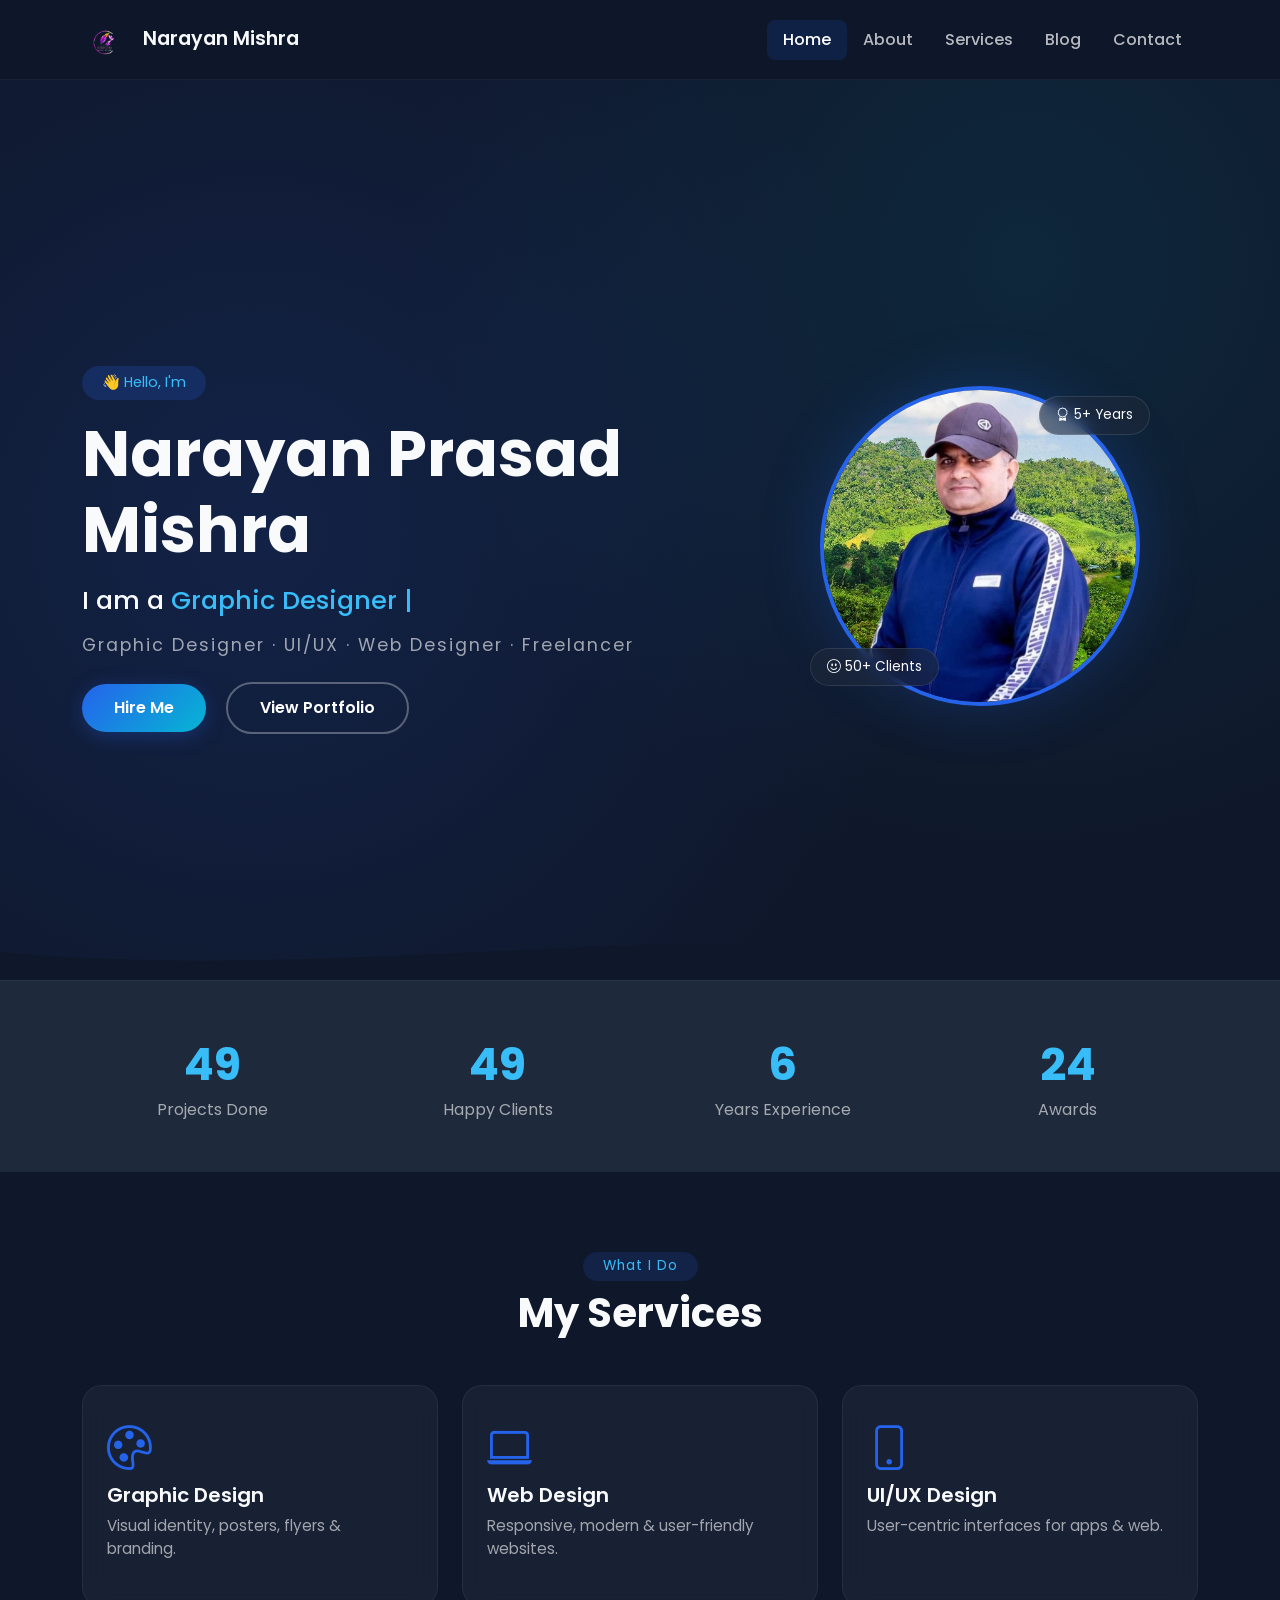
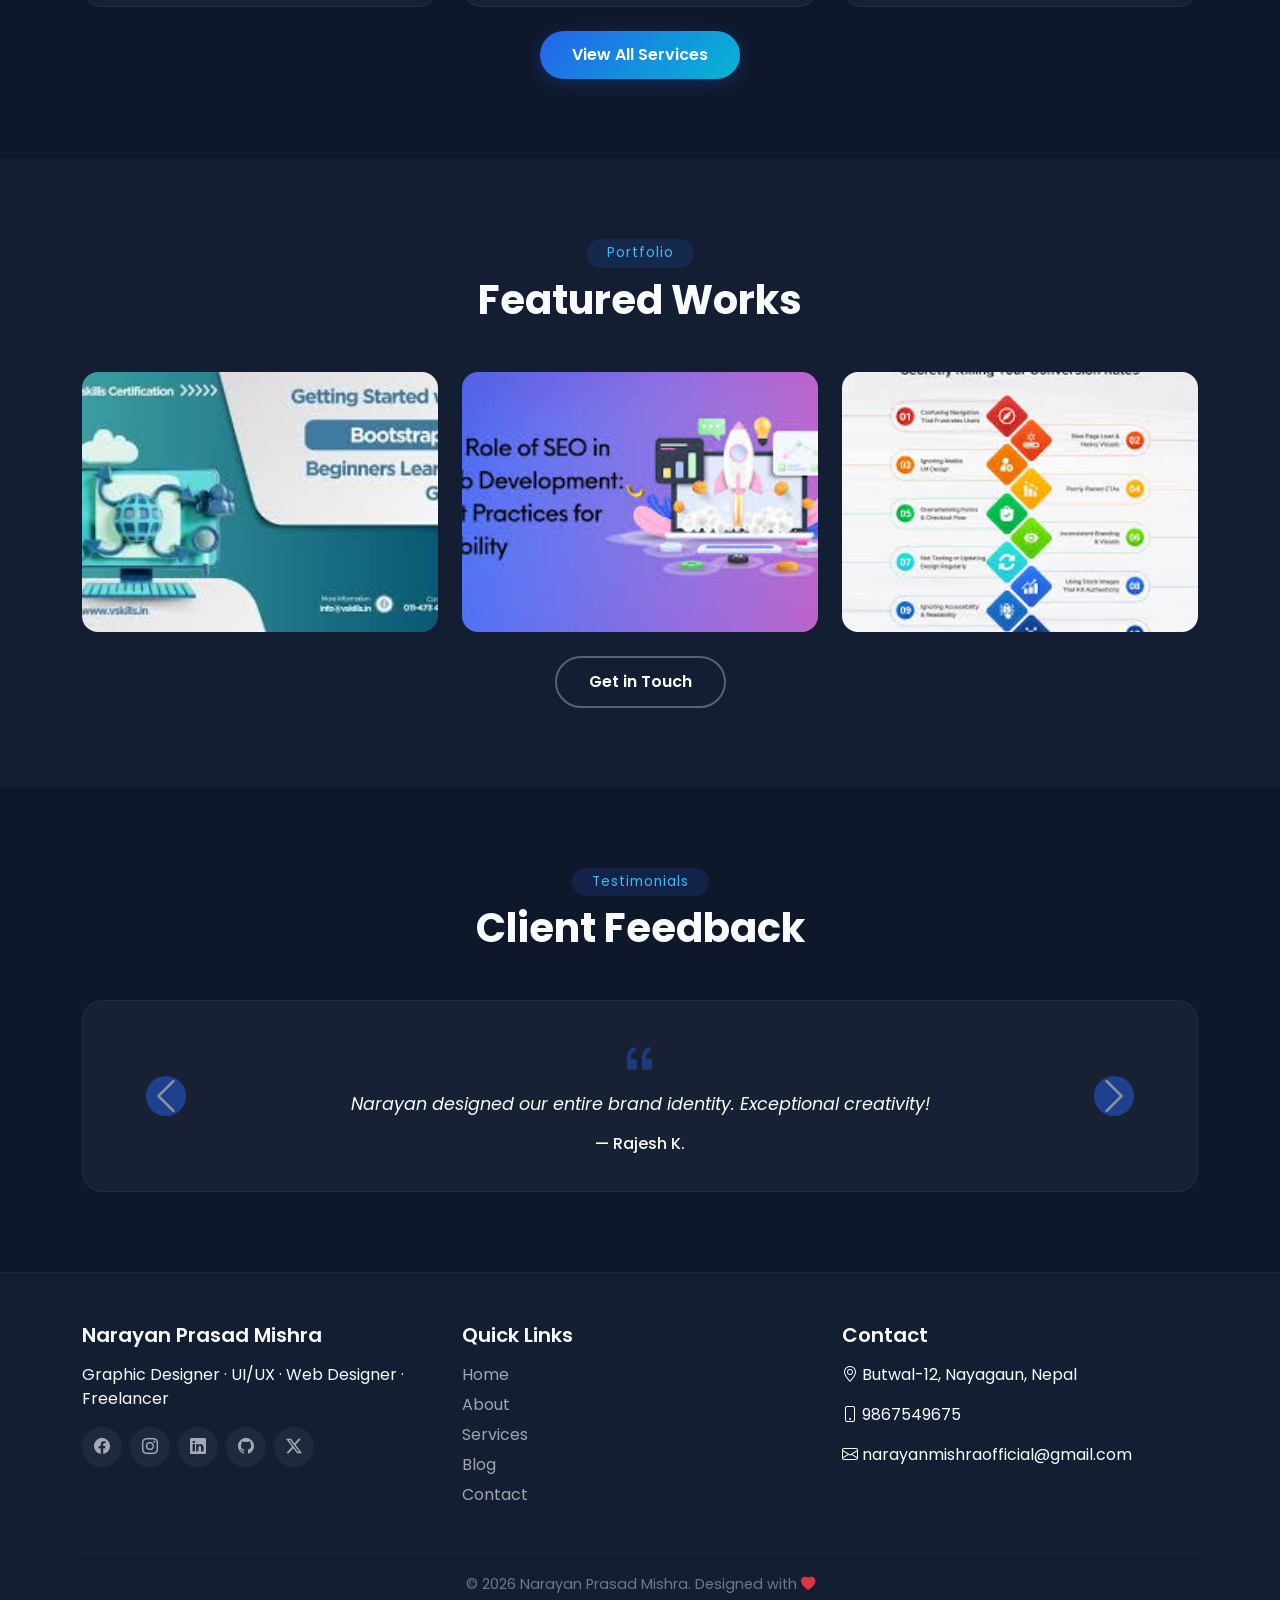
<file: index.html>
<!DOCTYPE html>
<html lang="en">
<head>
    <meta charset="UTF-8" />
    <meta name="viewport" content="width=device-width, initial-scale=1.0" />
    <title>Narayan Prasad Mishra · Graphic & UI/UX Designer</title>
    <meta name="description" content="Portfolio of Narayan Prasad Mishra – Graphic Designer, UI/UX Designer, Web Designer & Freelancer. Based in Butwal, Nepal." />
    <meta name="keywords" content="Graphic Designer, UI/UX, Web Designer, Freelancer, Nepal, Portfolio, Narayan Mishra" />
    <meta property="og:title" content="Narayan Prasad Mishra · Design Portfolio" />
    <meta property="og:description" content="Modern design portfolio showcasing graphic design, web design, UI/UX and branding." />
    <meta name="theme-color" content="#0F172A" />
    <link rel="preconnect" href="https://fonts.googleapis.com" />
    <link rel="preconnect" href="https://fonts.gstatic.com" crossorigin />
    <link href="https://fonts.googleapis.com/css2?family=Poppins:wght@300;400;500;600;700;800&display=swap" rel="stylesheet" />
    <link rel="stylesheet" href="https://cdn.jsdelivr.net/npm/bootstrap-icons@1.11.3/font/bootstrap-icons.min.css" />
    <link rel="stylesheet" href="https://cdnjs.cloudflare.com/ajax/libs/font-awesome/6.5.0/css/all.min.css" />
    <link href="https://cdn.jsdelivr.net/npm/bootstrap@5.3.3/dist/css/bootstrap.min.css" rel="stylesheet" />
    <link rel="stylesheet" href="assets/css/style.css" />
    <link rel="stylesheet" href="assets/css/responsive.css" />
    <link rel="icon" href="data:image/svg+xml,<svg xmlns='http://www.w3.org/2000/svg' viewBox='0 0 100 100'><text y='.9em' font-size='90'>🎨</text></svg>" />
</head>
<body>
    <div id="preloader" class="preloader"><div class="loader"></div></div>
    <button id="backToTop" class="back-to-top"><i class="bi bi-chevron-up"></i></button>

    <!-- ===== NAVBAR WITH IMAGE LOGO ===== -->
    <nav class="navbar navbar-expand-lg sticky-nav" id="mainNav">
        <div class="container">
            <a class="navbar-brand" href="index.html">
                <img src="assets/images/logo.png" alt="Narayan Prasad Mishra Logo" height="45" style="display: inline-block; vertical-align: middle;" />
                <span class="brand-text ms-2">Narayan Mishra</span>
            </a>
            <button class="navbar-toggler" type="button" data-bs-toggle="collapse" data-bs-target="#navMenu">
                <span class="navbar-toggler-icon"></span>
            </button>
            <div class="collapse navbar-collapse" id="navMenu">
                <ul class="navbar-nav ms-auto">
                    <li class="nav-item"><a class="nav-link active" href="index.html">Home</a></li>
                    <li class="nav-item"><a class="nav-link" href="about.html">About</a></li>
                    <li class="nav-item"><a class="nav-link" href="services.html">Services</a></li>
                    <li class="nav-item"><a class="nav-link" href="blog.html">Blog</a></li>
                    <li class="nav-item"><a class="nav-link" href="contact.html">Contact</a></li>
                </ul>
            </div>
        </div>
    </nav>

    <!-- Hero Section -->
    <section class="hero-section d-flex align-items-center">
        <div class="hero-gradient-bg"></div>
        <div class="container position-relative">
            <div class="row align-items-center g-5">
                <div class="col-lg-7 hero-text">
                    <span class="badge-hello">👋 Hello, I'm</span>
                    <h1 class="display-3 fw-bold">Narayan Prasad Mishra</h1>
                    <div class="typing-wrapper">
                        <span class="typing-prefix">I am a </span>
                        <span id="typed-text" class="typing-text"></span>
                        <span class="cursor-blink">|</span>
                    </div>
                    <p class="hero-subtext">Graphic Designer · UI/UX · Web Designer · Freelancer</p>
                    <div class="hero-buttons mt-4">
                        <a href="contact.html" class="btn btn-gradient me-3">Hire Me</a>
                        <a href="#portfolio" class="btn btn-outline-light">View Portfolio</a>
                    </div>
                </div>
                <div class="col-lg-5 text-center hero-image-col">
                    <div class="hero-image-wrapper">
                        <img src="assets/images/profile.jpg" alt="Narayan Prasad Mishra" class="hero-profile-img" />
                        <div class="floating-badge badge-1"><i class="bi bi-award"></i> 5+ Years</div>
                        <div class="floating-badge badge-2"><i class="bi bi-emoji-smile"></i> 50+ Clients</div>
                    </div>
                </div>
            </div>
        </div>
        <div class="wave-separator"><svg viewBox="0 0 1440 60" preserveAspectRatio="none"><path d="M0,30 C360,60 720,0 1080,30 C1200,45 1320,20 1440,30 L1440,60 L0,60Z" fill="#0F172A"/></svg></div>
    </section>

    <!-- Stats -->
    <section class="stats-section">
        <div class="container">
            <div class="row g-4 text-center">
                <div class="col-6 col-lg-3"><div class="stat-card"><span class="counter" data-target="120">0</span><p>Projects Done</p></div></div>
                <div class="col-6 col-lg-3"><div class="stat-card"><span class="counter" data-target="85">0</span><p>Happy Clients</p></div></div>
                <div class="col-6 col-lg-3"><div class="stat-card"><span class="counter" data-target="6">0</span><p>Years Experience</p></div></div>
                <div class="col-6 col-lg-3"><div class="stat-card"><span class="counter" data-target="24">0</span><p>Awards</p></div></div>
            </div>
        </div>
    </section>

    <!-- Services -->
    <section class="section-padding" id="portfolio">
        <div class="container">
            <div class="text-center mb-5"><span class="section-tag">What I Do</span><h2 class="section-title">My Services</h2></div>
            <div class="row g-4">
                <div class="col-md-6 col-lg-4"><div class="glass-card service-card"><i class="bi bi-palette"></i><h5>Graphic Design</h5><p>Visual identity, posters, flyers & branding.</p></div></div>
                <div class="col-md-6 col-lg-4"><div class="glass-card service-card"><i class="bi bi-laptop"></i><h5>Web Design</h5><p>Responsive, modern & user-friendly websites.</p></div></div>
                <div class="col-md-6 col-lg-4"><div class="glass-card service-card"><i class="bi bi-phone"></i><h5>UI/UX Design</h5><p>User-centric interfaces for apps & web.</p></div></div>
            </div>
            <div class="text-center mt-4"><a href="services.html" class="btn btn-gradient">View All Services</a></div>
        </div>
    </section>

    <!-- Portfolio -->
    <section class="section-padding bg-dark-alt">
        <div class="container">
            <div class="text-center mb-5"><span class="section-tag">Portfolio</span><h2 class="section-title">Featured Works</h2></div>
            <div class="row g-4">
                <div class="col-md-4"><div class="gallery-card"><img src="assets/images/gallery1.jpg" alt="Project 1" class="img-fluid"/><div class="overlay"><h5>Brand Identity</h5><span>Graphic Design</span></div></div></div>
                <div class="col-md-4"><div class="gallery-card"><img src="assets/images/gallery2.jpg" alt="Project 2" class="img-fluid"/><div class="overlay"><h5>Web UI</h5><span>UI/UX</span></div></div></div>
                <div class="col-md-4"><div class="gallery-card"><img src="assets/images/gallery3.jpg" alt="Project 3" class="img-fluid"/><div class="overlay"><h5>Social Media</h5><span>Design</span></div></div></div>
            </div>
            <div class="text-center mt-4"><a href="contact.html" class="btn btn-outline-light">Get in Touch</a></div>
        </div>
    </section>

    <!-- Testimonials -->
    <section class="section-padding">
        <div class="container">
            <div class="text-center mb-5"><span class="section-tag">Testimonials</span><h2 class="section-title">Client Feedback</h2></div>
            <div id="testimonialCarousel" class="carousel slide" data-bs-ride="carousel">
                <div class="carousel-inner">
                    <div class="carousel-item active"><div class="testimonial-card"><i class="bi bi-quote"></i><p>Narayan designed our entire brand identity. Exceptional creativity!</p><h6>— Rajesh K.</h6></div></div>
                    <div class="carousel-item"><div class="testimonial-card"><i class="bi bi-quote"></i><p>His UI/UX work increased our conversion rate by 30%.</p><h6>— Sita G.</h6></div></div>
                    <div class="carousel-item"><div class="testimonial-card"><i class="bi bi-quote"></i><p>Professional, timely, and outstanding design quality.</p><h6>— Anil S.</h6></div></div>
                </div>
                <button class="carousel-control-prev" type="button" data-bs-target="#testimonialCarousel" data-bs-slide="prev"><span class="carousel-control-prev-icon"></span></button>
                <button class="carousel-control-next" type="button" data-bs-target="#testimonialCarousel" data-bs-slide="next"><span class="carousel-control-next-icon"></span></button>
            </div>
        </div>
    </section>

    <!-- Footer -->
    <footer class="footer">
        <div class="container">
            <div class="row g-4">
                <div class="col-lg-4"><h5>Narayan Prasad Mishra</h5><p>Graphic Designer · UI/UX · Web Designer · Freelancer</p><div class="social-icons"><a href="#"><i class="bi bi-facebook"></i></a><a href="#"><i class="bi bi-instagram"></i></a><a href="#"><i class="bi bi-linkedin"></i></a><a href="#"><i class="bi bi-github"></i></a><a href="#"><i class="bi bi-twitter-x"></i></a></div></div>
                <div class="col-lg-4"><h5>Quick Links</h5><ul><li><a href="index.html">Home</a></li><li><a href="about.html">About</a></li><li><a href="services.html">Services</a></li><li><a href="blog.html">Blog</a></li><li><a href="contact.html">Contact</a></li></ul></div>
                <div class="col-lg-4"><h5>Contact</h5><p><i class="bi bi-geo-alt"></i> Butwal-12, Nayagaun, Nepal</p><p><i class="bi bi-phone"></i> 9867549675</p><p><i class="bi bi-envelope"></i> narayanmishraofficial@gmail.com</p></div>
            </div>
            <div class="footer-bottom"><p>© 2026 Narayan Prasad Mishra. Designed with <i class="bi bi-heart-fill text-danger"></i></p></div>
        </div>
    </footer>

    <script src="https://cdn.jsdelivr.net/npm/bootstrap@5.3.3/dist/js/bootstrap.bundle.min.js"></script>
    <script src="assets/js/script.js"></script>
</body>
</html>
</file>
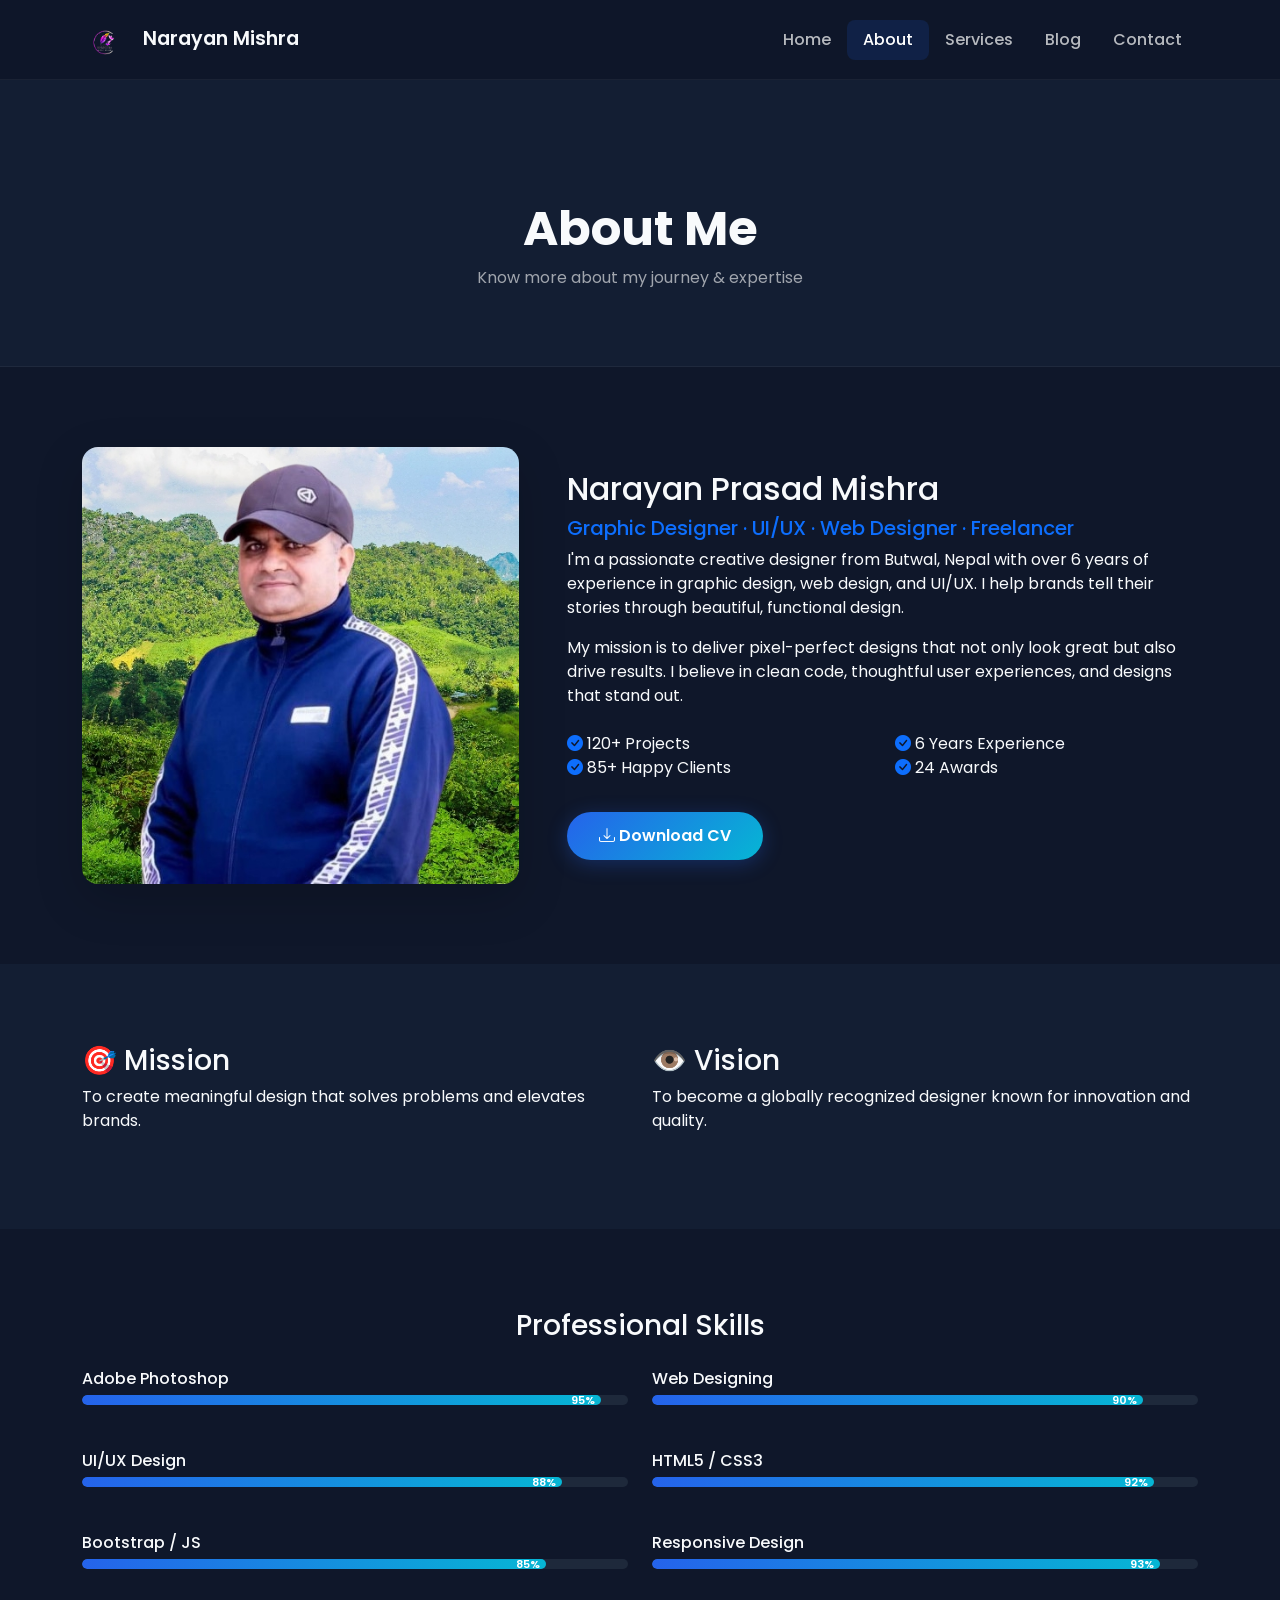
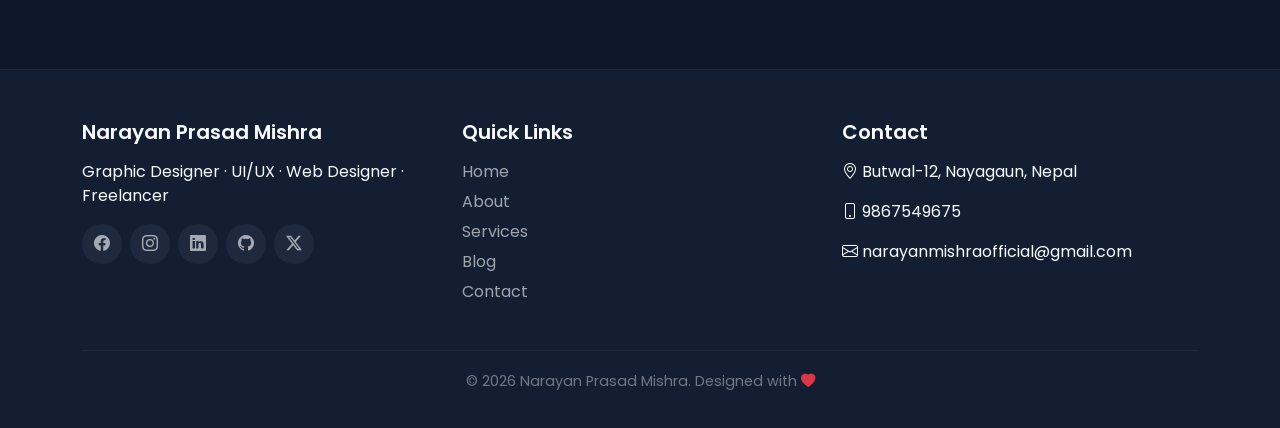
<file: about.html>
<!DOCTYPE html>
<html lang="en">
<head>
    <meta charset="UTF-8" />
    <meta name="viewport" content="width=device-width, initial-scale=1.0" />
    <title>About · Narayan Prasad Mishra</title>
    <meta name="description" content="Learn about Narayan Prasad Mishra – Graphic Designer, UI/UX Designer, Web Designer & Freelancer from Nepal." />
    <link rel="preconnect" href="https://fonts.googleapis.com" />
    <link rel="preconnect" href="https://fonts.gstatic.com" crossorigin />
    <link href="https://fonts.googleapis.com/css2?family=Poppins:wght@300;400;500;600;700;800&display=swap" rel="stylesheet" />
    <link rel="stylesheet" href="https://cdn.jsdelivr.net/npm/bootstrap-icons@1.11.3/font/bootstrap-icons.min.css" />
    <link rel="stylesheet" href="https://cdnjs.cloudflare.com/ajax/libs/font-awesome/6.5.0/css/all.min.css" />
    <link href="https://cdn.jsdelivr.net/npm/bootstrap@5.3.3/dist/css/bootstrap.min.css" rel="stylesheet" />
    <link rel="stylesheet" href="assets/css/style.css" />
    <link rel="stylesheet" href="assets/css/responsive.css" />
</head>
<body>
    <div id="preloader" class="preloader"><div class="loader"></div></div>
    <button id="backToTop" class="back-to-top"><i class="bi bi-chevron-up"></i></button>

    <nav class="navbar navbar-expand-lg sticky-nav" id="mainNav">
    <div class="container">
        <a class="navbar-brand" href="index.html">
            <img src="assets/images/logo.png" alt="Narayan Prasad Mishra Logo" height="45" style="display: inline-block; vertical-align: middle;" />
            <span class="brand-text ms-2">Narayan Mishra</span>
        </a>
        <button class="navbar-toggler" type="button" data-bs-toggle="collapse" data-bs-target="#navMenu">
            <span class="navbar-toggler-icon"></span>
        </button>
        <div class="collapse navbar-collapse" id="navMenu">
            <ul class="navbar-nav ms-auto">
                <li class="nav-item"><a class="nav-link" href="index.html">Home</a></li>
                <li class="nav-item"><a class="nav-link" href="about.html">About</a></li>
                <li class="nav-item"><a class="nav-link" href="services.html">Services</a></li>
                <li class="nav-item"><a class="nav-link" href="blog.html">Blog</a></li>
                <li class="nav-item"><a class="nav-link" href="contact.html">Contact</a></li>
            </ul>
        </div>
    </div>
</nav>

    <section class="page-header"><div class="container"><h1>About Me</h1><p>Know more about my journey & expertise</p></div></section>

    <section class="section-padding">
        <div class="container">
            <div class="row g-5 align-items-center">
                <div class="col-lg-5"><img src="assets/images/profile.jpg" alt="Narayan Prasad Mishra" class="img-fluid rounded-4 shadow-lg" /></div>
                <div class="col-lg-7">
                    <h2>Narayan Prasad Mishra</h2>
                    <h5 class="text-primary">Graphic Designer · UI/UX · Web Designer · Freelancer</h5>
                    <p>I'm a passionate creative designer from Butwal, Nepal with over 6 years of experience in graphic design, web design, and UI/UX. I help brands tell their stories through beautiful, functional design.</p>
                    <p>My mission is to deliver pixel-perfect designs that not only look great but also drive results. I believe in clean code, thoughtful user experiences, and designs that stand out.</p>
                    <div class="row mt-4"><div class="col-sm-6"><ul class="list-unstyled"><li><i class="bi bi-check-circle-fill text-primary"></i> 120+ Projects</li><li><i class="bi bi-check-circle-fill text-primary"></i> 85+ Happy Clients</li></ul></div><div class="col-sm-6"><ul class="list-unstyled"><li><i class="bi bi-check-circle-fill text-primary"></i> 6 Years Experience</li><li><i class="bi bi-check-circle-fill text-primary"></i> 24 Awards</li></ul></div></div>
                    <a href="#" class="btn btn-gradient mt-3"><i class="bi bi-download"></i> Download CV</a>
                </div>
            </div>
        </div>
    </section>

    <section class="section-padding bg-dark-alt">
        <div class="container">
            <div class="row g-4">
                <div class="col-md-6"><h3>🎯 Mission</h3><p>To create meaningful design that solves problems and elevates brands.</p></div>
                <div class="col-md-6"><h3>👁️ Vision</h3><p>To become a globally recognized designer known for innovation and quality.</p></div>
            </div>
        </div>
    </section>

    <section class="section-padding">
        <div class="container">
            <h3 class="text-center mb-4">Professional Skills</h3>
            <div class="row g-4">
                <div class="col-md-6"><div class="skill-item"><span>Adobe Photoshop</span><div class="progress"><div class="progress-bar" style="width:95%">95%</div></div></div></div>
                <div class="col-md-6"><div class="skill-item"><span>Web Designing</span><div class="progress"><div class="progress-bar" style="width:90%">90%</div></div></div></div>
                <div class="col-md-6"><div class="skill-item"><span>UI/UX Design</span><div class="progress"><div class="progress-bar" style="width:88%">88%</div></div></div></div>
                <div class="col-md-6"><div class="skill-item"><span>HTML5 / CSS3</span><div class="progress"><div class="progress-bar" style="width:92%">92%</div></div></div></div>
                <div class="col-md-6"><div class="skill-item"><span>Bootstrap / JS</span><div class="progress"><div class="progress-bar" style="width:85%">85%</div></div></div></div>
                <div class="col-md-6"><div class="skill-item"><span>Responsive Design</span><div class="progress"><div class="progress-bar" style="width:93%">93%</div></div></div></div>
            </div>
        </div>
    </section>

    <footer class="footer">
        <div class="container">
            <div class="row g-4">
                <div class="col-lg-4"><h5>Narayan Prasad Mishra</h5><p>Graphic Designer · UI/UX · Web Designer · Freelancer</p><div class="social-icons"><a href="#"><i class="bi bi-facebook"></i></a><a href="#"><i class="bi bi-instagram"></i></a><a href="#"><i class="bi bi-linkedin"></i></a><a href="#"><i class="bi bi-github"></i></a><a href="#"><i class="bi bi-twitter-x"></i></a></div></div>
                <div class="col-lg-4"><h5>Quick Links</h5><ul><li><a href="index.html">Home</a></li><li><a href="about.html">About</a></li><li><a href="services.html">Services</a></li><li><a href="blog.html">Blog</a></li><li><a href="contact.html">Contact</a></li></ul></div>
                <div class="col-lg-4"><h5>Contact</h5><p><i class="bi bi-geo-alt"></i> Butwal-12, Nayagaun, Nepal</p><p><i class="bi bi-phone"></i> 9867549675</p><p><i class="bi bi-envelope"></i> narayanmishraofficial@gmail.com</p></div>
            </div>
            <div class="footer-bottom"><p>© 2026 Narayan Prasad Mishra. Designed with <i class="bi bi-heart-fill text-danger"></i></p></div>
        </div>
    </footer>

    <script src="https://cdn.jsdelivr.net/npm/bootstrap@5.3.3/dist/js/bootstrap.bundle.min.js"></script>
    <script src="assets/js/script.js"></script>
</body>
</html>
</file>
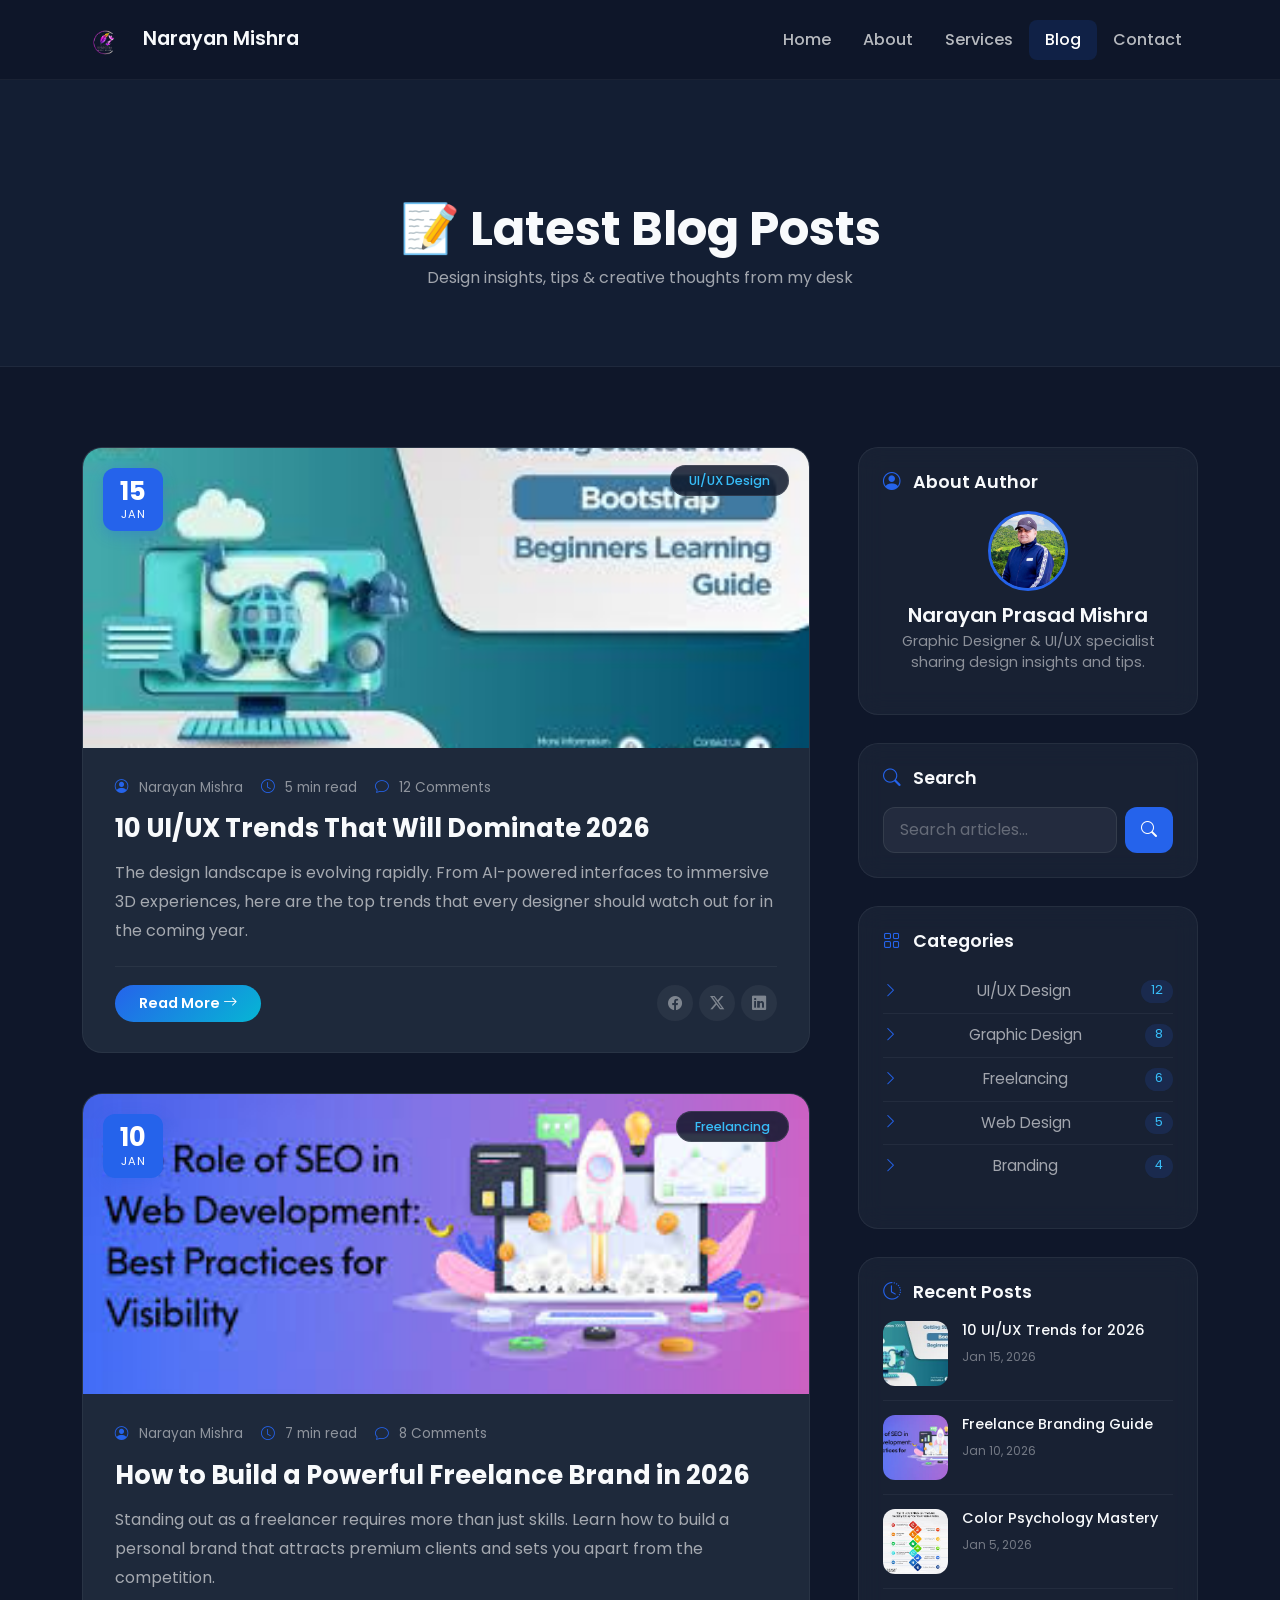
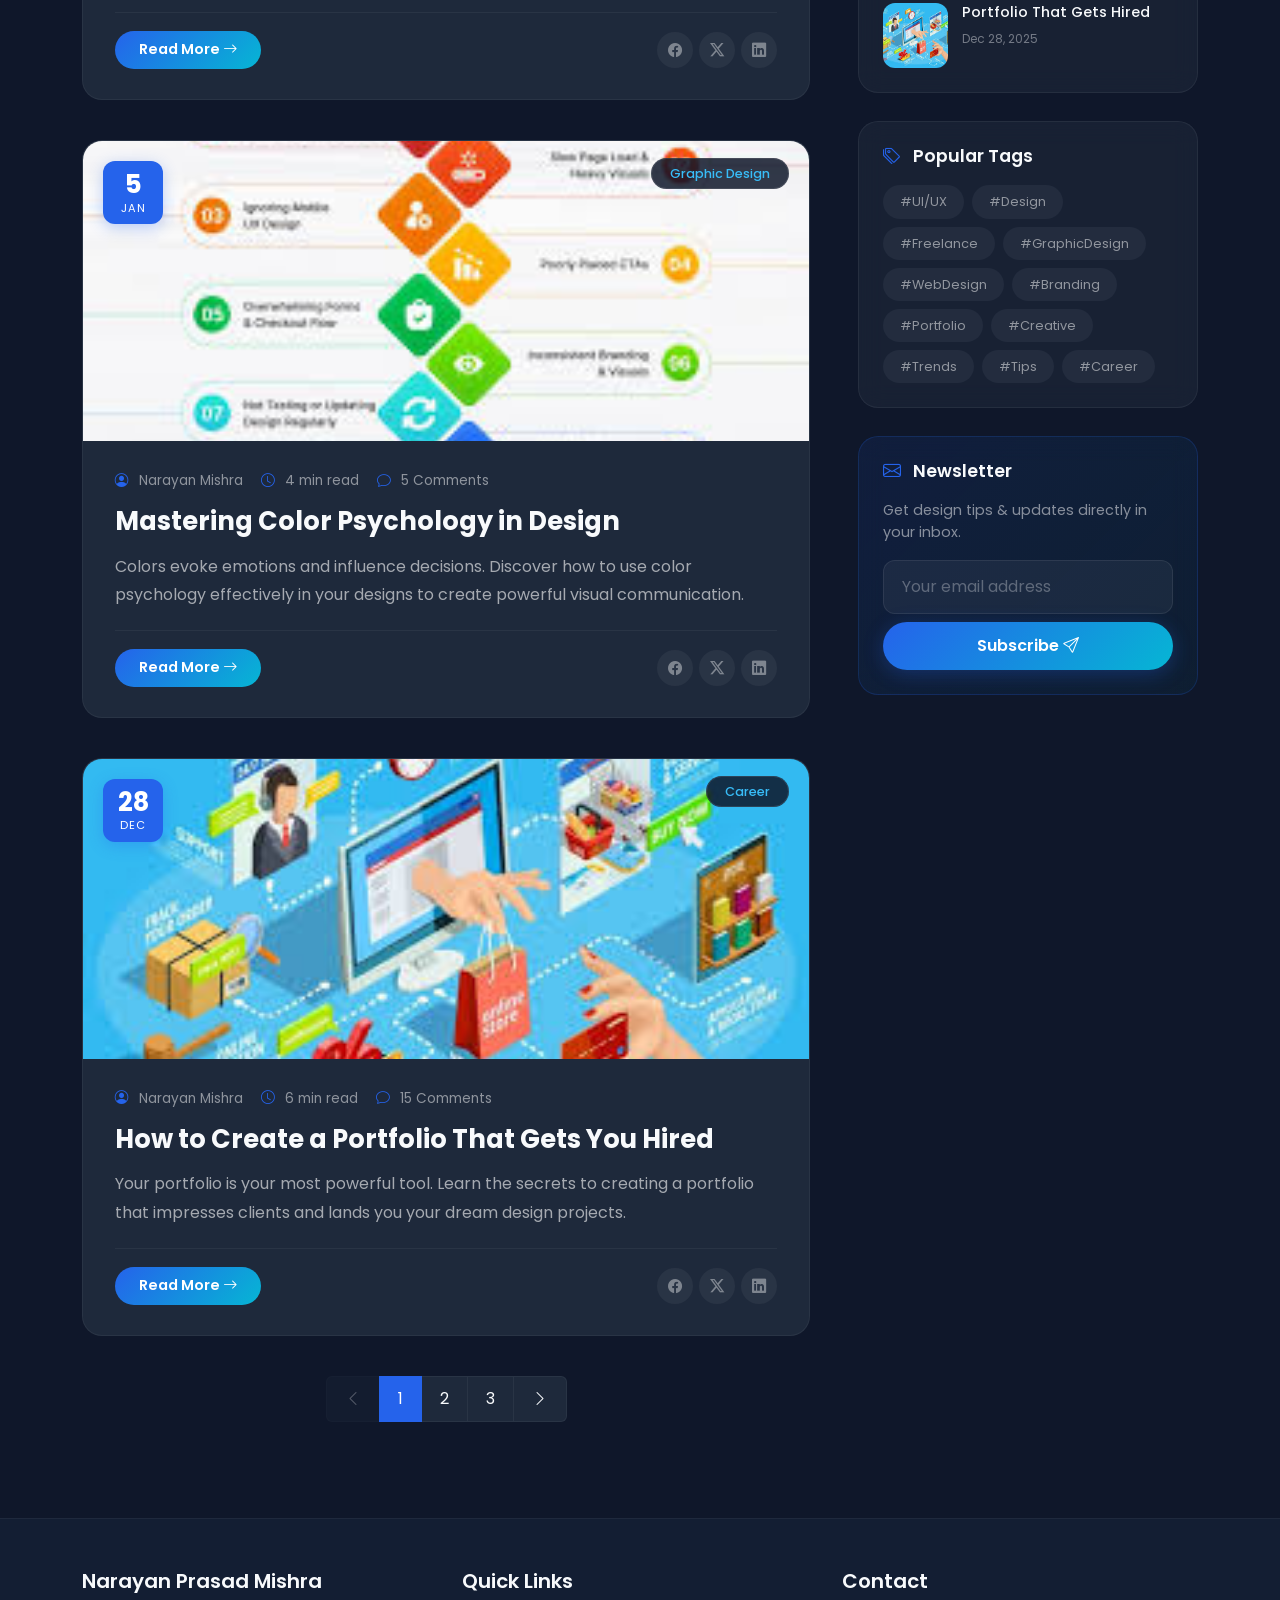
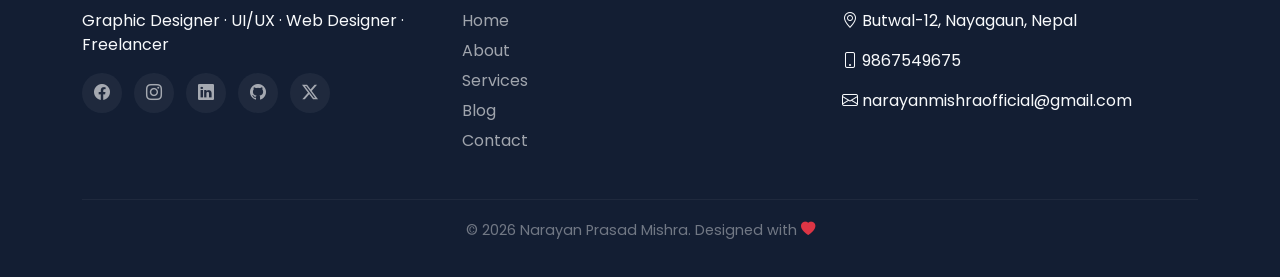
<file: blog.html>
<!DOCTYPE html>
<html lang="en">
<head>
    <meta charset="UTF-8" />
    <meta name="viewport" content="width=device-width, initial-scale=1.0" />
    <title>Blog · Narayan Prasad Mishra</title>
    <meta name="description" content="Design tips, trends, and insights from Narayan Prasad Mishra – Graphic Designer & UI/UX specialist." />
    <link rel="preconnect" href="https://fonts.googleapis.com" />
    <link rel="preconnect" href="https://fonts.gstatic.com" crossorigin />
    <link href="https://fonts.googleapis.com/css2?family=Poppins:wght@300;400;500;600;700;800&display=swap" rel="stylesheet" />
    <link rel="stylesheet" href="https://cdn.jsdelivr.net/npm/bootstrap-icons@1.11.3/font/bootstrap-icons.min.css" />
    <link rel="stylesheet" href="https://cdnjs.cloudflare.com/ajax/libs/font-awesome/6.5.0/css/all.min.css" />
    <link href="https://cdn.jsdelivr.net/npm/bootstrap@5.3.3/dist/css/bootstrap.min.css" rel="stylesheet" />
    <link rel="stylesheet" href="assets/css/style.css" />
    <link rel="stylesheet" href="assets/css/responsive.css" />
</head>
<body>
    <div id="preloader" class="preloader"><div class="loader"></div></div>
    <button id="backToTop" class="back-to-top"><i class="bi bi-chevron-up"></i></button>

    <!-- Navbar -->
   <nav class="navbar navbar-expand-lg sticky-nav" id="mainNav">
    <div class="container">
        <a class="navbar-brand" href="index.html">
            <img src="assets/images/logo.png" alt="Narayan Prasad Mishra Logo" height="45" style="display: inline-block; vertical-align: middle;" />
            <span class="brand-text ms-2">Narayan Mishra</span>
        </a>
        <button class="navbar-toggler" type="button" data-bs-toggle="collapse" data-bs-target="#navMenu">
            <span class="navbar-toggler-icon"></span>
        </button>
        <div class="collapse navbar-collapse" id="navMenu">
            <ul class="navbar-nav ms-auto">
                <li class="nav-item"><a class="nav-link" href="index.html">Home</a></li>
                <li class="nav-item"><a class="nav-link" href="about.html">About</a></li>
                <li class="nav-item"><a class="nav-link" href="services.html">Services</a></li>
                <li class="nav-item"><a class="nav-link" href="blog.html">Blog</a></li>
                <li class="nav-item"><a class="nav-link" href="contact.html">Contact</a></li>
            </ul>
        </div>
    </div>
</nav>

    <!-- Page Header -->
    <section class="page-header">
        <div class="container">
            <h1>📝 Latest Blog Posts</h1>
            <p>Design insights, tips & creative thoughts from my desk</p>
        </div>
    </section>

    <!-- Blog Section -->
    <section class="section-padding">
        <div class="container">
            <div class="row g-5">
                <!-- Main Content -->
                <div class="col-lg-8">
                    
                    <!-- Blog Post 1 -->
                    <article class="blog-post-modern">
                        <div class="blog-post-image">
                            <img src="assets/images/gallery1.jpg" alt="UI/UX Trends" />
                            <div class="blog-post-date">
                                <span class="day">15</span>
                                <span class="month">Jan</span>
                            </div>
                            <div class="blog-post-category">
                                <span>UI/UX Design</span>
                            </div>
                        </div>
                        <div class="blog-post-body">
                            <div class="blog-post-meta">
                                <span><i class="bi bi-person-circle"></i> Narayan Mishra</span>
                                <span><i class="bi bi-clock"></i> 5 min read</span>
                                <span><i class="bi bi-chat"></i> 12 Comments</span>
                            </div>
                            <h2><a href="#">10 UI/UX Trends That Will Dominate 2026</a></h2>
                            <p>The design landscape is evolving rapidly. From AI-powered interfaces to immersive 3D experiences, here are the top trends that every designer should watch out for in the coming year.</p>
                            <div class="blog-post-footer">
                                <a href="#" class="btn btn-gradient-sm">Read More <i class="bi bi-arrow-right"></i></a>
                                <div class="blog-post-share">
                                    <a href="#" title="Share on Facebook"><i class="bi bi-facebook"></i></a>
                                    <a href="#" title="Share on Twitter"><i class="bi bi-twitter-x"></i></a>
                                    <a href="#" title="Share on LinkedIn"><i class="bi bi-linkedin"></i></a>
                                </div>
                            </div>
                        </div>
                    </article>

                    <!-- Blog Post 2 -->
                    <article class="blog-post-modern">
                        <div class="blog-post-image">
                            <img src="assets/images/gallery2.jpg" alt="Freelancing" />
                            <div class="blog-post-date">
                                <span class="day">10</span>
                                <span class="month">Jan</span>
                            </div>
                            <div class="blog-post-category">
                                <span>Freelancing</span>
                            </div>
                        </div>
                        <div class="blog-post-body">
                            <div class="blog-post-meta">
                                <span><i class="bi bi-person-circle"></i> Narayan Mishra</span>
                                <span><i class="bi bi-clock"></i> 7 min read</span>
                                <span><i class="bi bi-chat"></i> 8 Comments</span>
                            </div>
                            <h2><a href="#">How to Build a Powerful Freelance Brand in 2026</a></h2>
                            <p>Standing out as a freelancer requires more than just skills. Learn how to build a personal brand that attracts premium clients and sets you apart from the competition.</p>
                            <div class="blog-post-footer">
                                <a href="#" class="btn btn-gradient-sm">Read More <i class="bi bi-arrow-right"></i></a>
                                <div class="blog-post-share">
                                    <a href="#" title="Share on Facebook"><i class="bi bi-facebook"></i></a>
                                    <a href="#" title="Share on Twitter"><i class="bi bi-twitter-x"></i></a>
                                    <a href="#" title="Share on LinkedIn"><i class="bi bi-linkedin"></i></a>
                                </div>
                            </div>
                        </div>
                    </article>

                    <!-- Blog Post 3 -->
                    <article class="blog-post-modern">
                        <div class="blog-post-image">
                            <img src="assets/images/gallery3.jpg" alt="Color Psychology" />
                            <div class="blog-post-date">
                                <span class="day">5</span>
                                <span class="month">Jan</span>
                            </div>
                            <div class="blog-post-category">
                                <span>Graphic Design</span>
                            </div>
                        </div>
                        <div class="blog-post-body">
                            <div class="blog-post-meta">
                                <span><i class="bi bi-person-circle"></i> Narayan Mishra</span>
                                <span><i class="bi bi-clock"></i> 4 min read</span>
                                <span><i class="bi bi-chat"></i> 5 Comments</span>
                            </div>
                            <h2><a href="#">Mastering Color Psychology in Design</a></h2>
                            <p>Colors evoke emotions and influence decisions. Discover how to use color psychology effectively in your designs to create powerful visual communication.</p>
                            <div class="blog-post-footer">
                                <a href="#" class="btn btn-gradient-sm">Read More <i class="bi bi-arrow-right"></i></a>
                                <div class="blog-post-share">
                                    <a href="#" title="Share on Facebook"><i class="bi bi-facebook"></i></a>
                                    <a href="#" title="Share on Twitter"><i class="bi bi-twitter-x"></i></a>
                                    <a href="#" title="Share on LinkedIn"><i class="bi bi-linkedin"></i></a>
                                </div>
                            </div>
                        </div>
                    </article>

                    <!-- Blog Post 4 -->
                    <article class="blog-post-modern">
                        <div class="blog-post-image">
                            <img src="assets/images/gallery4.jpg" alt="Portfolio Tips" />
                            <div class="blog-post-date">
                                <span class="day">28</span>
                                <span class="month">Dec</span>
                            </div>
                            <div class="blog-post-category">
                                <span>Career</span>
                            </div>
                        </div>
                        <div class="blog-post-body">
                            <div class="blog-post-meta">
                                <span><i class="bi bi-person-circle"></i> Narayan Mishra</span>
                                <span><i class="bi bi-clock"></i> 6 min read</span>
                                <span><i class="bi bi-chat"></i> 15 Comments</span>
                            </div>
                            <h2><a href="#">How to Create a Portfolio That Gets You Hired</a></h2>
                            <p>Your portfolio is your most powerful tool. Learn the secrets to creating a portfolio that impresses clients and lands you your dream design projects.</p>
                            <div class="blog-post-footer">
                                <a href="#" class="btn btn-gradient-sm">Read More <i class="bi bi-arrow-right"></i></a>
                                <div class="blog-post-share">
                                    <a href="#" title="Share on Facebook"><i class="bi bi-facebook"></i></a>
                                    <a href="#" title="Share on Twitter"><i class="bi bi-twitter-x"></i></a>
                                    <a href="#" title="Share on LinkedIn"><i class="bi bi-linkedin"></i></a>
                                </div>
                            </div>
                        </div>
                    </article>

                    <!-- Pagination -->
                    <nav aria-label="Blog pagination">
                        <ul class="pagination justify-content-center">
                            <li class="page-item disabled">
                                <a class="page-link" href="#"><i class="bi bi-chevron-left"></i></a>
                            </li>
                            <li class="page-item active"><a class="page-link" href="#">1</a></li>
                            <li class="page-item"><a class="page-link" href="#">2</a></li>
                            <li class="page-item"><a class="page-link" href="#">3</a></li>
                            <li class="page-item">
                                <a class="page-link" href="#"><i class="bi bi-chevron-right"></i></a>
                            </li>
                        </ul>
                    </nav>
                </div>

                <!-- Sidebar -->
                <div class="col-lg-4">
                    
                    <!-- About Author Widget -->
                    <div class="sidebar-widget">
                        <h4><i class="bi bi-person-circle"></i> About Author</h4>
                        <img src="assets/images/profile.jpg" alt="Narayan Mishra" class="author-img" />
                        <h5>Narayan Prasad Mishra</h5>
                        <p class="author-text">Graphic Designer & UI/UX specialist sharing design insights and tips.</p>
                    </div>

                    <!-- Search Widget -->
                    <div class="sidebar-widget">
                        <h4><i class="bi bi-search"></i> Search</h4>
                        <div class="search-box">
                            <input type="text" class="form-control" placeholder="Search articles..." />
                            <button class="btn btn-primary"><i class="bi bi-search"></i></button>
                        </div>
                    </div>

                    <!-- Categories Widget -->
                    <div class="sidebar-widget">
                        <h4><i class="bi bi-grid"></i> Categories</h4>
                        <ul class="category-list">
                            <li><a href="#"><i class="bi bi-chevron-right"></i> UI/UX Design <span>12</span></a></li>
                            <li><a href="#"><i class="bi bi-chevron-right"></i> Graphic Design <span>8</span></a></li>
                            <li><a href="#"><i class="bi bi-chevron-right"></i> Freelancing <span>6</span></a></li>
                            <li><a href="#"><i class="bi bi-chevron-right"></i> Web Design <span>5</span></a></li>
                            <li><a href="#"><i class="bi bi-chevron-right"></i> Branding <span>4</span></a></li>
                        </ul>
                    </div>

                    <!-- Recent Posts Widget -->
                    <div class="sidebar-widget">
                        <h4><i class="bi bi-clock-history"></i> Recent Posts</h4>
                        <div class="recent-post">
                            <img src="assets/images/gallery1.jpg" alt="Post" />
                            <div>
                                <h6><a href="#">10 UI/UX Trends for 2026</a></h6>
                                <span>Jan 15, 2026</span>
                            </div>
                        </div>
                        <div class="recent-post">
                            <img src="assets/images/gallery2.jpg" alt="Post" />
                            <div>
                                <h6><a href="#">Freelance Branding Guide</a></h6>
                                <span>Jan 10, 2026</span>
                            </div>
                        </div>
                        <div class="recent-post">
                            <img src="assets/images/gallery3.jpg" alt="Post" />
                            <div>
                                <h6><a href="#">Color Psychology Mastery</a></h6>
                                <span>Jan 5, 2026</span>
                            </div>
                        </div>
                        <div class="recent-post">
                            <img src="assets/images/gallery4.jpg" alt="Post" />
                            <div>
                                <h6><a href="#">Portfolio That Gets Hired</a></h6>
                                <span>Dec 28, 2025</span>
                            </div>
                        </div>
                    </div>

                    <!-- Tags Widget -->
                    <div class="sidebar-widget">
                        <h4><i class="bi bi-tags"></i> Popular Tags</h4>
                        <div class="tag-cloud">
                            <a href="#" class="tag">#UI/UX</a>
                            <a href="#" class="tag">#Design</a>
                            <a href="#" class="tag">#Freelance</a>
                            <a href="#" class="tag">#GraphicDesign</a>
                            <a href="#" class="tag">#WebDesign</a>
                            <a href="#" class="tag">#Branding</a>
                            <a href="#" class="tag">#Portfolio</a>
                            <a href="#" class="tag">#Creative</a>
                            <a href="#" class="tag">#Trends</a>
                            <a href="#" class="tag">#Tips</a>
                            <a href="#" class="tag">#Career</a>
                        </div>
                    </div>

                    <!-- Newsletter Widget -->
                    <div class="sidebar-widget newsletter-widget">
                        <h4><i class="bi bi-envelope"></i> Newsletter</h4>
                        <p>Get design tips & updates directly in your inbox.</p>
                        <form>
                            <input type="email" class="form-control" placeholder="Your email address" />
                            <button type="submit" class="btn btn-gradient w-100 mt-2">Subscribe <i class="bi bi-send"></i></button>
                        </form>
                    </div>
                </div>
            </div>
        </div>
    </section>

    <!-- Footer -->
    <footer class="footer">
        <div class="container">
            <div class="row g-4">
                <div class="col-lg-4">
                    <h5>Narayan Prasad Mishra</h5>
                    <p>Graphic Designer · UI/UX · Web Designer · Freelancer</p>
                    <div class="social-icons">
                        <a href="#"><i class="bi bi-facebook"></i></a>
                        <a href="#"><i class="bi bi-instagram"></i></a>
                        <a href="#"><i class="bi bi-linkedin"></i></a>
                        <a href="#"><i class="bi bi-github"></i></a>
                        <a href="#"><i class="bi bi-twitter-x"></i></a>
                    </div>
                </div>
                <div class="col-lg-4">
                    <h5>Quick Links</h5>
                    <ul>
                        <li><a href="index.html">Home</a></li>
                        <li><a href="about.html">About</a></li>
                        <li><a href="services.html">Services</a></li>
                        <li><a href="blog.html">Blog</a></li>
                        <li><a href="contact.html">Contact</a></li>
                    </ul>
                </div>
                <div class="col-lg-4">
                    <h5>Contact</h5>
                    <p><i class="bi bi-geo-alt"></i> Butwal-12, Nayagaun, Nepal</p>
                    <p><i class="bi bi-phone"></i> 9867549675</p>
                    <p><i class="bi bi-envelope"></i> narayanmishraofficial@gmail.com</p>
                </div>
            </div>
            <div class="footer-bottom">
                <p>© 2026 Narayan Prasad Mishra. Designed with <i class="bi bi-heart-fill text-danger"></i></p>
            </div>
        </div>
    </footer>

    <script src="https://cdn.jsdelivr.net/npm/bootstrap@5.3.3/dist/js/bootstrap.bundle.min.js"></script>
    <script src="assets/js/script.js"></script>
</body>
</html>
</file>
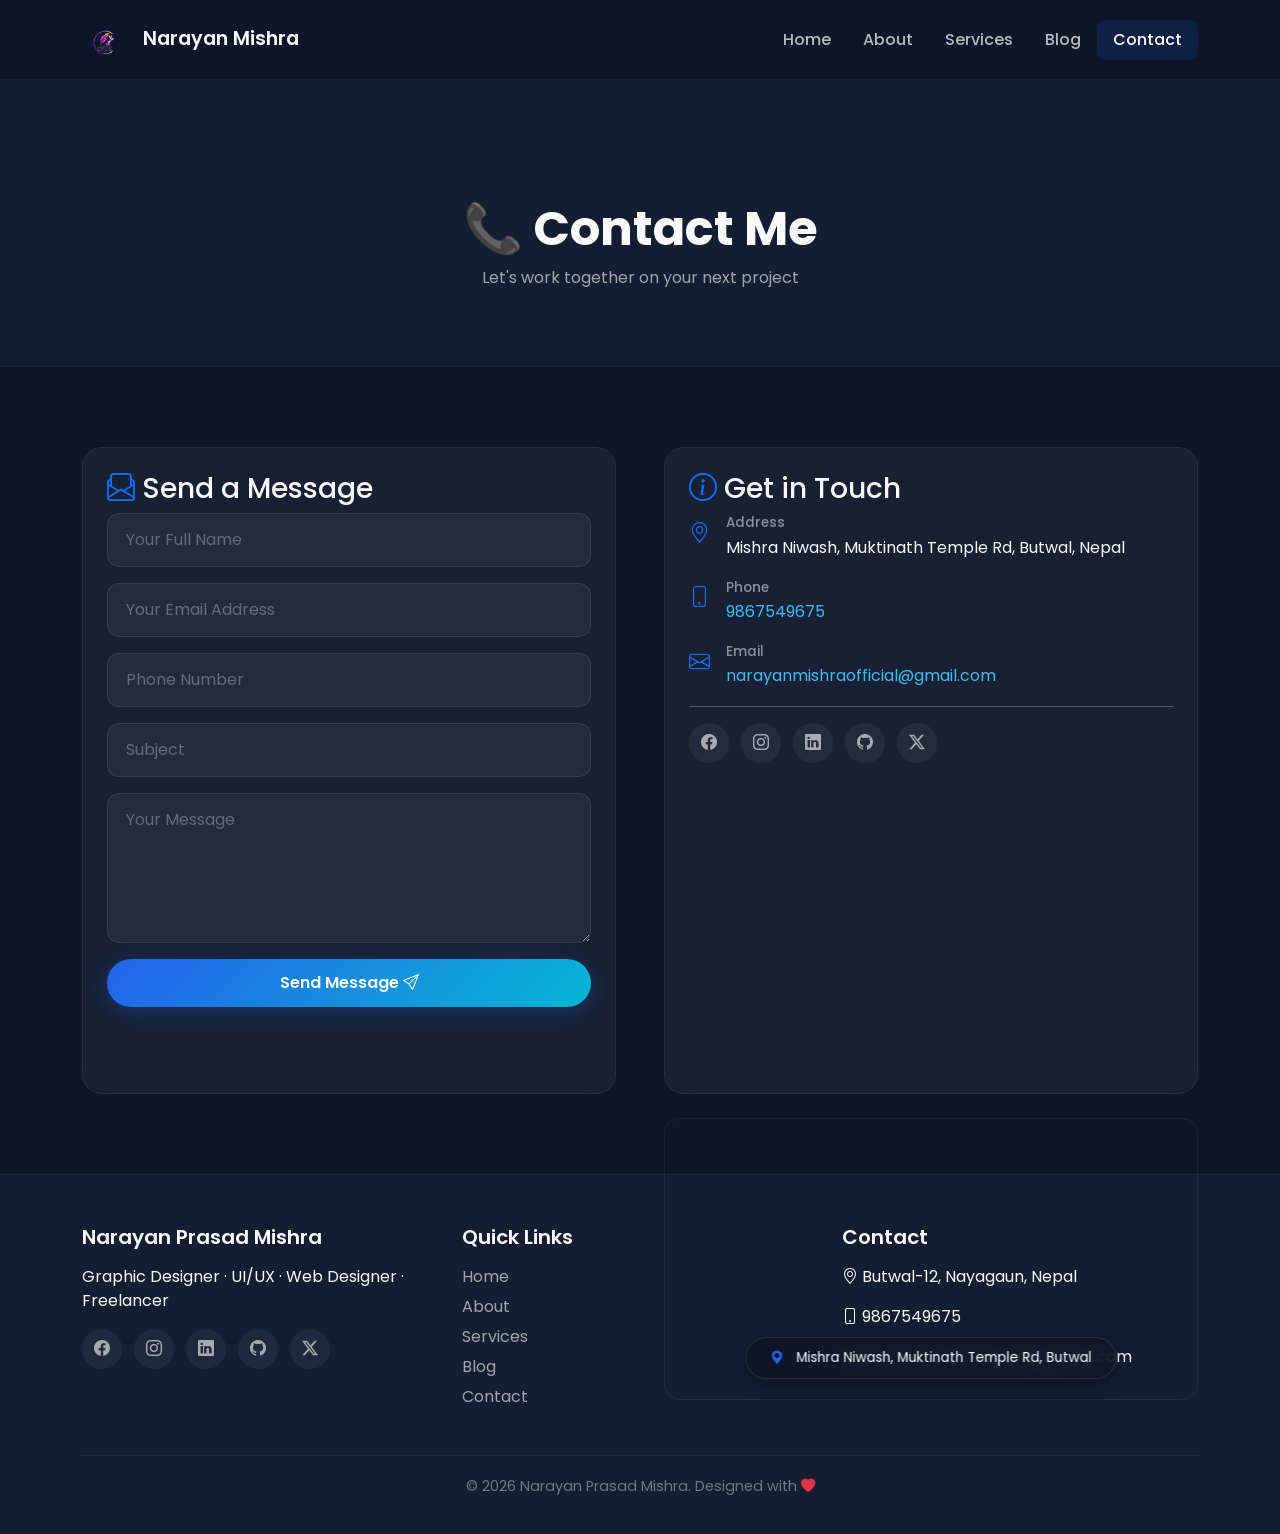
<file: contact.html>
<!DOCTYPE html>
<html lang="en">
<head>
    <meta charset="UTF-8" />
    <meta name="viewport" content="width=device-width, initial-scale=1.0" />
    <title>Contact · Narayan Prasad Mishra</title>
    <meta name="description" content="Get in touch with Narayan Prasad Mishra for design projects, collaborations, or freelance work." />
    <link rel="preconnect" href="https://fonts.googleapis.com" />
    <link rel="preconnect" href="https://fonts.gstatic.com" crossorigin />
    <link href="https://fonts.googleapis.com/css2?family=Poppins:wght@300;400;500;600;700;800&display=swap" rel="stylesheet" />
    <link rel="stylesheet" href="https://cdn.jsdelivr.net/npm/bootstrap-icons@1.11.3/font/bootstrap-icons.min.css" />
    <link rel="stylesheet" href="https://cdnjs.cloudflare.com/ajax/libs/font-awesome/6.5.0/css/all.min.css" />
    <link href="https://cdn.jsdelivr.net/npm/bootstrap@5.3.3/dist/css/bootstrap.min.css" rel="stylesheet" />
    <link rel="stylesheet" href="assets/css/style.css" />
    <link rel="stylesheet" href="assets/css/responsive.css" />
</head>
<body>
    <div id="preloader" class="preloader"><div class="loader"></div></div>
    <button id="backToTop" class="back-to-top"><i class="bi bi-chevron-up"></i></button>

   <nav class="navbar navbar-expand-lg sticky-nav" id="mainNav">
    <div class="container">
        <a class="navbar-brand" href="index.html">
            <img src="assets/images/logo.png" alt="Narayan Prasad Mishra Logo" height="45" style="display: inline-block; vertical-align: middle;" />
            <span class="brand-text ms-2">Narayan Mishra</span>
        </a>
        <button class="navbar-toggler" type="button" data-bs-toggle="collapse" data-bs-target="#navMenu">
            <span class="navbar-toggler-icon"></span>
        </button>
        <div class="collapse navbar-collapse" id="navMenu">
            <ul class="navbar-nav ms-auto">
                <li class="nav-item"><a class="nav-link" href="index.html">Home</a></li>
                <li class="nav-item"><a class="nav-link" href="about.html">About</a></li>
                <li class="nav-item"><a class="nav-link" href="services.html">Services</a></li>
                <li class="nav-item"><a class="nav-link" href="blog.html">Blog</a></li>
                <li class="nav-item"><a class="nav-link" href="contact.html">Contact</a></li>
            </ul>
        </div>
    </div>
</nav>

    <section class="page-header">
        <div class="container">
            <h1>📞 Contact Me</h1>
            <p>Let's work together on your next project</p>
        </div>
    </section>

    <section class="section-padding">
        <div class="container">
            <div class="row g-5">
                <!-- Contact Form -->
                <div class="col-lg-6">
                    <div class="glass-card p-4">
                        <h3><i class="bi bi-envelope-paper text-primary"></i> Send a Message</h3>
                        <form id="contactForm" novalidate>
                            <div class="mb-3">
                                <input type="text" class="form-control" placeholder="Your Full Name" required />
                            </div>
                            <div class="mb-3">
                                <input type="email" class="form-control" placeholder="Your Email Address" required />
                            </div>
                            <div class="mb-3">
                                <input type="tel" class="form-control" placeholder="Phone Number" />
                            </div>
                            <div class="mb-3">
                                <input type="text" class="form-control" placeholder="Subject" />
                            </div>
                            <div class="mb-3">
                                <textarea class="form-control" rows="5" placeholder="Your Message" required></textarea>
                            </div>
                            <button type="submit" class="btn btn-gradient w-100">
                                Send Message <i class="bi bi-send"></i>
                            </button>
                        </form>
                    </div>
                </div>

                <!-- Contact Info & Map -->
                <div class="col-lg-6">
                    <!-- Contact Info Card -->
                    <div class="glass-card p-4">
                        <h3><i class="bi bi-info-circle text-primary"></i> Get in Touch</h3>
                        
                        <div class="contact-info-item">
                            <i class="bi bi-geo-alt text-primary"></i>
                            <div>
                                <strong>Address</strong>
                                <p>Mishra Niwash, Muktinath Temple Rd, Butwal, Nepal</p>
                            </div>
                        </div>
                        
                        <div class="contact-info-item">
                            <i class="bi bi-phone text-primary"></i>
                            <div>
                                <strong>Phone</strong>
                                <p><a href="tel:9867549675">9867549675</a></p>
                            </div>
                        </div>
                        
                        <div class="contact-info-item">
                            <i class="bi bi-envelope text-primary"></i>
                            <div>
                                <strong>Email</strong>
                                <p><a href="mailto:narayanmishraofficial@gmail.com">narayanmishraofficial@gmail.com</a></p>
                            </div>
                        </div>

                        <hr class="my-3" />

                        <!-- Social Icons -->
                        <div class="social-icons">
                            <a href="#"><i class="bi bi-facebook"></i></a>
                            <a href="#"><i class="bi bi-instagram"></i></a>
                            <a href="#"><i class="bi bi-linkedin"></i></a>
                            <a href="#"><i class="bi bi-github"></i></a>
                            <a href="#"><i class="bi bi-twitter-x"></i></a>
                        </div>
                    </div>

                    <!-- Google Map - Your Exact Location -->
                    <div class="mt-4">
                        <div class="map-container">
                            <iframe 
                                src="https://www.google.com/maps/embed?pb=!1m18!1m12!1m3!1d3532.578!2d83.4222832!3d27.6842089!2m3!1f0!2f0!3f0!3m2!1i1024!2i768!4f13.1!3m3!1m2!1s0x3996870059f9ea91%3A0x56051691988353c8!2sMishra%20Niwash!5e0!3m2!1sen!2snp!4v1700000000000" 
                                width="100%" 
                                height="280" 
                                style="border:0; border-radius:16px;" 
                                allowfullscreen="" 
                                loading="lazy" 
                                referrerpolicy="no-referrer-when-downgrade"
                                title="Mishra Niwash Location - Butwal, Nepal">
                            </iframe>
                            <!-- Map Overlay with Address -->
                            <div class="map-overlay">
                                <i class="bi bi-geo-alt-fill"></i> 
                                Mishra Niwash, Muktinath Temple Rd, Butwal
                            </div>
                        </div>
                    </div>
                </div>
            </div>
        </div>
    </section>

    <footer class="footer">
        <div class="container">
            <div class="row g-4">
                <div class="col-lg-4">
                    <h5>Narayan Prasad Mishra</h5>
                    <p>Graphic Designer · UI/UX · Web Designer · Freelancer</p>
                    <div class="social-icons">
                        <a href="#"><i class="bi bi-facebook"></i></a>
                        <a href="#"><i class="bi bi-instagram"></i></a>
                        <a href="#"><i class="bi bi-linkedin"></i></a>
                        <a href="#"><i class="bi bi-github"></i></a>
                        <a href="#"><i class="bi bi-twitter-x"></i></a>
                    </div>
                </div>
                <div class="col-lg-4">
                    <h5>Quick Links</h5>
                    <ul>
                        <li><a href="index.html">Home</a></li>
                        <li><a href="about.html">About</a></li>
                        <li><a href="services.html">Services</a></li>
                        <li><a href="blog.html">Blog</a></li>
                        <li><a href="contact.html">Contact</a></li>
                    </ul>
                </div>
                <div class="col-lg-4">
                    <h5>Contact</h5>
                    <p><i class="bi bi-geo-alt"></i> Butwal-12, Nayagaun, Nepal</p>
                    <p><i class="bi bi-phone"></i> 9867549675</p>
                    <p><i class="bi bi-envelope"></i> narayanmishraofficial@gmail.com</p>
                </div>
            </div>
            <div class="footer-bottom">
                <p>© 2026 Narayan Prasad Mishra. Designed with <i class="bi bi-heart-fill text-danger"></i></p>
            </div>
        </div>
    </footer>

    <script src="https://cdn.jsdelivr.net/npm/bootstrap@5.3.3/dist/js/bootstrap.bundle.min.js"></script>
    <script src="assets/js/script.js"></script>
</body>
</html>
</file>
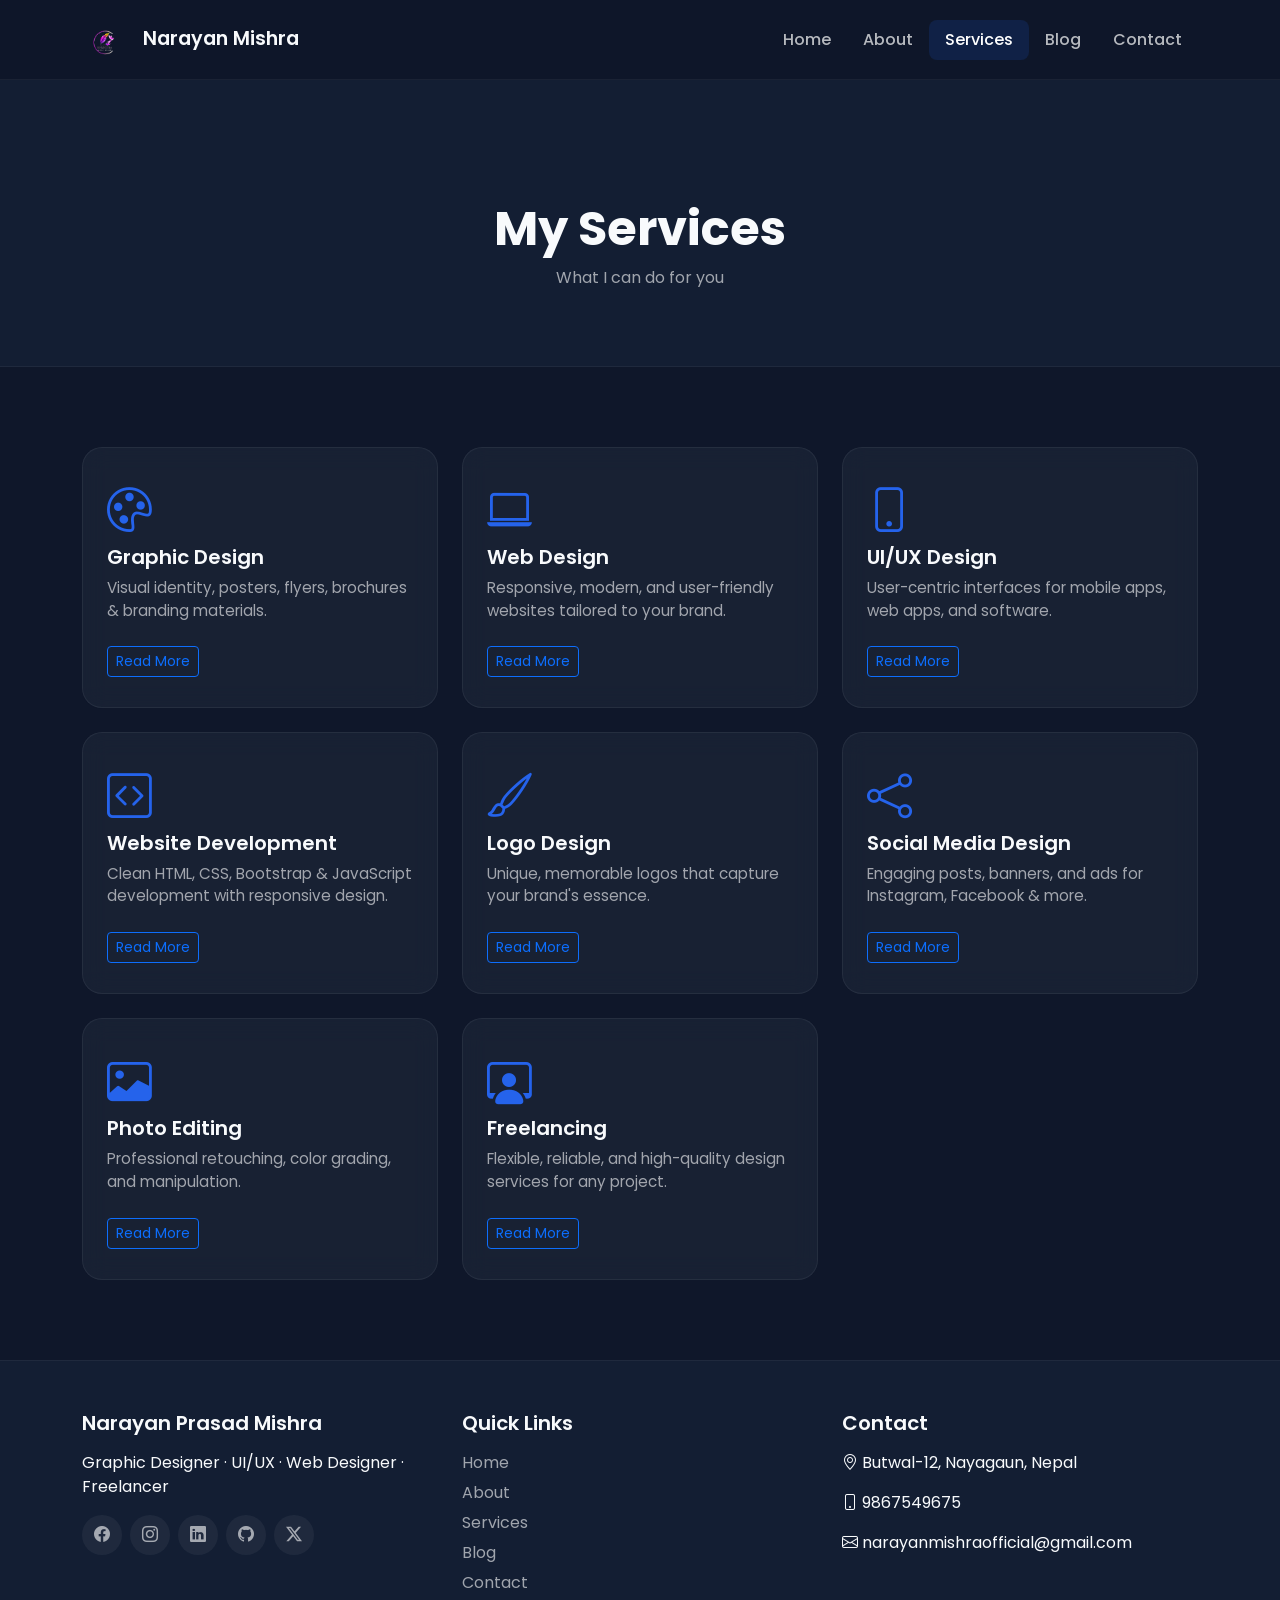
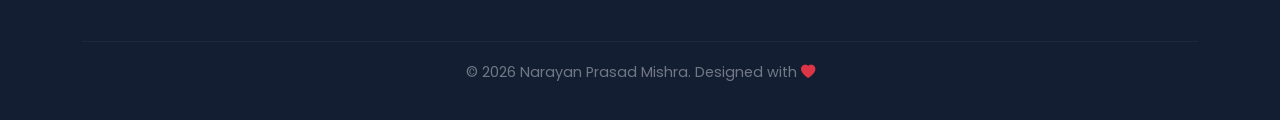
<file: services.html>
<!DOCTYPE html>
<html lang="en">
<head>
    <meta charset="UTF-8" />
    <meta name="viewport" content="width=device-width, initial-scale=1.0" />
    <title>Services · Narayan Prasad Mishra</title>
    <meta name="description" content="Professional design services: Graphic Design, Web Design, UI/UX, Logo Design, Social Media Design, and more." />
    <link rel="preconnect" href="https://fonts.googleapis.com" />
    <link rel="preconnect" href="https://fonts.gstatic.com" crossorigin />
    <link href="https://fonts.googleapis.com/css2?family=Poppins:wght@300;400;500;600;700;800&display=swap" rel="stylesheet" />
    <link rel="stylesheet" href="https://cdn.jsdelivr.net/npm/bootstrap-icons@1.11.3/font/bootstrap-icons.min.css" />
    <link rel="stylesheet" href="https://cdnjs.cloudflare.com/ajax/libs/font-awesome/6.5.0/css/all.min.css" />
    <link href="https://cdn.jsdelivr.net/npm/bootstrap@5.3.3/dist/css/bootstrap.min.css" rel="stylesheet" />
    <link rel="stylesheet" href="assets/css/style.css" />
    <link rel="stylesheet" href="assets/css/responsive.css" />
</head>
<body>
    <div id="preloader" class="preloader"><div class="loader"></div></div>
    <button id="backToTop" class="back-to-top"><i class="bi bi-chevron-up"></i></button>

   <nav class="navbar navbar-expand-lg sticky-nav" id="mainNav">
    <div class="container">
        <a class="navbar-brand" href="index.html">
            <img src="assets/images/logo.png" alt="Narayan Prasad Mishra Logo" height="45" style="display: inline-block; vertical-align: middle;" />
            <span class="brand-text ms-2">Narayan Mishra</span>
        </a>
        <button class="navbar-toggler" type="button" data-bs-toggle="collapse" data-bs-target="#navMenu">
            <span class="navbar-toggler-icon"></span>
        </button>
        <div class="collapse navbar-collapse" id="navMenu">
            <ul class="navbar-nav ms-auto">
                <li class="nav-item"><a class="nav-link" href="index.html">Home</a></li>
                <li class="nav-item"><a class="nav-link" href="about.html">About</a></li>
                <li class="nav-item"><a class="nav-link" href="services.html">Services</a></li>
                <li class="nav-item"><a class="nav-link" href="blog.html">Blog</a></li>
                <li class="nav-item"><a class="nav-link" href="contact.html">Contact</a></li>
            </ul>
        </div>
    </div>
</nav>

    <section class="page-header"><div class="container"><h1>My Services</h1><p>What I can do for you</p></div></section>

    <section class="section-padding">
        <div class="container">
            <div class="row g-4">
                <div class="col-md-6 col-lg-4"><div class="glass-card service-card"><i class="bi bi-palette"></i><h5>Graphic Design</h5><p>Visual identity, posters, flyers, brochures & branding materials.</p><a href="#" class="btn btn-sm btn-outline-primary mt-2">Read More</a></div></div>
                <div class="col-md-6 col-lg-4"><div class="glass-card service-card"><i class="bi bi-laptop"></i><h5>Web Design</h5><p>Responsive, modern, and user-friendly websites tailored to your brand.</p><a href="#" class="btn btn-sm btn-outline-primary mt-2">Read More</a></div></div>
                <div class="col-md-6 col-lg-4"><div class="glass-card service-card"><i class="bi bi-phone"></i><h5>UI/UX Design</h5><p>User-centric interfaces for mobile apps, web apps, and software.</p><a href="#" class="btn btn-sm btn-outline-primary mt-2">Read More</a></div></div>
                <div class="col-md-6 col-lg-4"><div class="glass-card service-card"><i class="bi bi-code-square"></i><h5>Website Development</h5><p>Clean HTML, CSS, Bootstrap & JavaScript development with responsive design.</p><a href="#" class="btn btn-sm btn-outline-primary mt-2">Read More</a></div></div>
                <div class="col-md-6 col-lg-4"><div class="glass-card service-card"><i class="bi bi-brush"></i><h5>Logo Design</h5><p>Unique, memorable logos that capture your brand's essence.</p><a href="#" class="btn btn-sm btn-outline-primary mt-2">Read More</a></div></div>
                <div class="col-md-6 col-lg-4"><div class="glass-card service-card"><i class="bi bi-share"></i><h5>Social Media Design</h5><p>Engaging posts, banners, and ads for Instagram, Facebook & more.</p><a href="#" class="btn btn-sm btn-outline-primary mt-2">Read More</a></div></div>
                <div class="col-md-6 col-lg-4"><div class="glass-card service-card"><i class="bi bi-image"></i><h5>Photo Editing</h5><p>Professional retouching, color grading, and manipulation.</p><a href="#" class="btn btn-sm btn-outline-primary mt-2">Read More</a></div></div>
                <div class="col-md-6 col-lg-4"><div class="glass-card service-card"><i class="bi bi-person-workspace"></i><h5>Freelancing</h5><p>Flexible, reliable, and high-quality design services for any project.</p><a href="#" class="btn btn-sm btn-outline-primary mt-2">Read More</a></div></div>
            </div>
        </div>
    </section>

    <footer class="footer">
        <div class="container">
            <div class="row g-4">
                <div class="col-lg-4"><h5>Narayan Prasad Mishra</h5><p>Graphic Designer · UI/UX · Web Designer · Freelancer</p><div class="social-icons"><a href="#"><i class="bi bi-facebook"></i></a><a href="#"><i class="bi bi-instagram"></i></a><a href="#"><i class="bi bi-linkedin"></i></a><a href="#"><i class="bi bi-github"></i></a><a href="#"><i class="bi bi-twitter-x"></i></a></div></div>
                <div class="col-lg-4"><h5>Quick Links</h5><ul><li><a href="index.html">Home</a></li><li><a href="about.html">About</a></li><li><a href="services.html">Services</a></li><li><a href="blog.html">Blog</a></li><li><a href="contact.html">Contact</a></li></ul></div>
                <div class="col-lg-4"><h5>Contact</h5><p><i class="bi bi-geo-alt"></i> Butwal-12, Nayagaun, Nepal</p><p><i class="bi bi-phone"></i> 9867549675</p><p><i class="bi bi-envelope"></i> narayanmishraofficial@gmail.com</p></div>
            </div>
            <div class="footer-bottom"><p>© 2026 Narayan Prasad Mishra. Designed with <i class="bi bi-heart-fill text-danger"></i></p></div>
        </div>
    </footer>

    <script src="https://cdn.jsdelivr.net/npm/bootstrap@5.3.3/dist/js/bootstrap.bundle.min.js"></script>
    <script src="assets/js/script.js"></script>
</body>
</html>
</file>
<file: assets/css/style.css>
:root {
    --bg-primary: #0F172A;
    --bg-card: #1E293B;
    --bg-dark-alt: #131E33;
    --primary: #2563EB;
    --accent: #06B6D4;
    --highlight: #38BDF8;
    --text-light: #F8FAFC;
    --glass-bg: rgba(30, 41, 59, 0.6);
    --transition: 0.3s ease;
}

* { margin: 0; padding: 0; box-sizing: border-box; }
body {
    font-family: 'Poppins', sans-serif;
    background: var(--bg-primary);
    color: var(--text-light);
    overflow-x: hidden;
    scroll-behavior: smooth;
}
a { text-decoration: none; color: inherit; }
img { max-width: 100%; display: block; }
ul { list-style: none; padding-left: 0; }

/* Preloader */
.preloader {
    position: fixed;
    inset: 0;
    background: var(--bg-primary);
    display: flex;
    align-items: center;
    justify-content: center;
    z-index: 9999;
    transition: opacity 0.5s;
}
.preloader.hide { opacity: 0; pointer-events: none; }
.loader {
    width: 50px;
    height: 50px;
    border: 4px solid var(--bg-card);
    border-top-color: var(--primary);
    border-radius: 50%;
    animation: spin 0.8s linear infinite;
}
@keyframes spin { to { transform: rotate(360deg); } }

/* Back to Top */
.back-to-top {
    position: fixed;
    bottom: 30px;
    right: 30px;
    width: 48px;
    height: 48px;
    border-radius: 50%;
    background: var(--primary);
    color: #fff;
    border: none;
    font-size: 1.4rem;
    cursor: pointer;
    z-index: 999;
    opacity: 0;
    transform: translateY(20px);
    transition: var(--transition);
    box-shadow: 0 0 20px rgba(37, 99, 235, 0.4);
}
.back-to-top.visible { opacity: 1; transform: translateY(0); }

/* Navbar */
.sticky-nav {
    background: rgba(15, 23, 42, 0.85);
    backdrop-filter: blur(12px);
    border-bottom: 1px solid rgba(255,255,255,0.05);
    padding: 12px 0;
    transition: var(--transition);
    position: sticky;
    top: 0;
    z-index: 1000;
}
.navbar-brand {
    display: flex;
    align-items: center;
    gap: 8px;
}
.navbar-brand .brand-text {
    font-weight: 600;
    color: var(--text-light);
    font-size: 1.2rem;
    transition: var(--transition);
}
.navbar-brand:hover .brand-text {
    color: var(--highlight);
}
.nav-link {
    color: rgba(255,255,255,0.7) !important;
    font-weight: 500;
    transition: var(--transition);
    padding: 8px 16px !important;
}
.nav-link:hover, .nav-link.active {
    color: #fff !important;
    background: rgba(37, 99, 235, 0.15);
    border-radius: 8px;
}

/* Hero */
.hero-section {
    min-height: 100vh;
    position: relative;
    overflow: hidden;
    padding: 120px 0 80px;
}
.hero-gradient-bg {
    position: absolute;
    inset: 0;
    background: radial-gradient(circle at 20% 50%, rgba(37,99,235,0.15), transparent 60%),
                radial-gradient(circle at 80% 20%, rgba(6,182,212,0.1), transparent 50%);
    z-index: 0;
}
.hero-text { position: relative; z-index: 2; }
.badge-hello {
    display: inline-block;
    background: rgba(37,99,235,0.2);
    color: var(--highlight);
    padding: 6px 20px;
    border-radius: 30px;
    font-size: 0.9rem;
    margin-bottom: 16px;
}
.typing-wrapper {
    font-size: 1.6rem;
    font-weight: 500;
    margin: 12px 0;
}
.typing-text { color: var(--highlight); }
.cursor-blink {
    color: var(--highlight);
    animation: blink 0.7s infinite;
}
@keyframes blink { 0%,100%{opacity:1} 50%{opacity:0} }
.hero-subtext {
    font-size: 1.1rem;
    color: rgba(255,255,255,0.6);
    letter-spacing: 2px;
}
.hero-image-wrapper {
    position: relative;
    display: inline-block;
}
.hero-profile-img {
    width: 320px;
    height: 320px;
    border-radius: 50%;
    object-fit: cover;
    border: 4px solid var(--primary);
    box-shadow: 0 0 60px rgba(37,99,235,0.25);
}
.floating-badge {
    position: absolute;
    background: var(--glass-bg);
    backdrop-filter: blur(8px);
    padding: 8px 16px;
    border-radius: 30px;
    font-size: 0.85rem;
    border: 1px solid rgba(255,255,255,0.1);
    animation: float 3s ease-in-out infinite;
}
.badge-1 { top: 10px; right: -10px; }
.badge-2 { bottom: 20px; left: -10px; animation-delay: 1.5s; }
@keyframes float { 0%,100%{transform:translateY(0)} 50%{transform:translateY(-10px)} }

/* Wave */
.wave-separator {
    position: absolute;
    bottom: -2px;
    left: 0;
    width: 100%;
    z-index: 2;
}
.wave-separator svg { display: block; width: 100%; height: 60px; }

/* Buttons */
.btn-gradient {
    background: linear-gradient(135deg, var(--primary), var(--accent));
    border: none;
    color: #fff;
    padding: 12px 32px;
    border-radius: 50px;
    font-weight: 600;
    transition: var(--transition);
    box-shadow: 0 4px 20px rgba(37,99,235,0.3);
}
.btn-gradient:hover {
    transform: translateY(-3px);
    box-shadow: 0 8px 30px rgba(37,99,235,0.5);
    color: #fff;
}
.btn-outline-light {
    border: 2px solid rgba(255,255,255,0.3);
    color: #fff;
    padding: 12px 32px;
    border-radius: 50px;
    font-weight: 600;
    transition: var(--transition);
}
.btn-outline-light:hover {
    background: rgba(255,255,255,0.1);
    border-color: #fff;
    color: #fff;
}

/* Stats */
.stats-section {
    background: var(--bg-card);
    padding: 50px 0;
    border-top: 1px solid rgba(255,255,255,0.05);
}
.stat-card .counter {
    font-size: 2.8rem;
    font-weight: 700;
    color: var(--highlight);
    display: block;
}
.stat-card p { color: rgba(255,255,255,0.6); margin: 0; }

/* Sections */
.section-padding { padding: 80px 0; }
.bg-dark-alt { background: var(--bg-dark-alt); }
.section-tag {
    display: inline-block;
    background: rgba(37,99,235,0.15);
    color: var(--highlight);
    padding: 4px 20px;
    border-radius: 30px;
    font-size: 0.85rem;
    letter-spacing: 1px;
}
.section-title {
    font-size: 2.5rem;
    font-weight: 700;
    margin-top: 8px;
}

/* Glass Cards */
.glass-card {
    background: var(--glass-bg);
    backdrop-filter: blur(12px);
    border: 1px solid rgba(255,255,255,0.06);
    border-radius: 20px;
    padding: 30px 24px;
    transition: var(--transition);
    height: 100%;
}
.glass-card:hover {
    transform: translateY(-6px);
    border-color: var(--primary);
    box-shadow: 0 12px 40px rgba(37,99,235,0.15);
}
.service-card i {
    font-size: 2.8rem;
    color: var(--primary);
    margin-bottom: 16px;
}
.service-card h5 { font-weight: 600; margin-bottom: 8px; }
.service-card p { color: rgba(255,255,255,0.6); font-size: 0.95rem; }

/* Gallery */
.gallery-card {
    position: relative;
    border-radius: 16px;
    overflow: hidden;
    cursor: pointer;
}
.gallery-card img {
    transition: var(--transition);
    width: 100%;
    height: 260px;
    object-fit: cover;
}
.gallery-card .overlay {
    position: absolute;
    inset: 0;
    background: rgba(15,23,42,0.85);
    display: flex;
    flex-direction: column;
    align-items: center;
    justify-content: center;
    opacity: 0;
    transition: var(--transition);
    backdrop-filter: blur(4px);
}
.gallery-card:hover .overlay { opacity: 1; }
.gallery-card:hover img { transform: scale(1.05); }
.gallery-card .overlay i {
    font-size: 2rem;
    color: #fff;
    margin-top: 8px;
}
.filter-buttons .btn-filter {
    background: transparent;
    color: rgba(255,255,255,0.6);
    border: 1px solid rgba(255,255,255,0.1);
    margin: 4px;
    padding: 8px 20px;
    border-radius: 30px;
    transition: var(--transition);
}
.filter-buttons .btn-filter.active,
.filter-buttons .btn-filter:hover {
    background: var(--primary);
    color: #fff;
    border-color: var(--primary);
}

/* Testimonials */
.testimonial-card {
    background: var(--glass-bg);
    backdrop-filter: blur(8px);
    padding: 30px;
    border-radius: 20px;
    text-align: center;
    border: 1px solid rgba(255,255,255,0.05);
}
.testimonial-card i {
    font-size: 2.5rem;
    color: var(--primary);
    opacity: 0.4;
}
.testimonial-card p { font-size: 1.1rem; font-style: italic; }
.carousel-control-prev-icon,
.carousel-control-next-icon {
    background-color: var(--primary);
    border-radius: 50%;
    padding: 20px;
}

/* Blog */
.blog-card {
    background: var(--bg-card);
    border-radius: 16px;
    overflow: hidden;
    margin-bottom: 30px;
}
.blog-card img { height: 200px; width: 100%; object-fit: cover; }
.blog-body { padding: 20px; }

/* Contact Map */
.map-container {
    position: relative;
    border-radius: 16px;
    overflow: hidden;
    border: 1px solid rgba(255,255,255,0.06);
    transition: var(--transition);
}
.map-container:hover {
    border-color: var(--primary);
    box-shadow: 0 8px 30px rgba(37,99,235,0.15);
}
.map-container iframe {
    display: block;
    width: 100%;
    height: 280px;
}
.map-overlay {
    position: absolute;
    bottom: 20px;
    left: 50%;
    transform: translateX(-50%);
    background: rgba(15, 23, 42, 0.85);
    backdrop-filter: blur(12px);
    padding: 10px 24px;
    border-radius: 30px;
    border: 1px solid rgba(255,255,255,0.1);
    font-size: 0.85rem;
    color: var(--text-light);
    white-space: nowrap;
    pointer-events: none;
    box-shadow: 0 4px 20px rgba(0,0,0,0.3);
}
.map-overlay i {
    color: #2563EB;
    margin-right: 8px;
}

/* Contact Info */
.contact-info-item {
    display: flex;
    gap: 16px;
    align-items: flex-start;
    margin-bottom: 18px;
}
.contact-info-item i {
    font-size: 1.3rem;
    margin-top: 4px;
    flex-shrink: 0;
}
.contact-info-item strong {
    display: block;
    font-size: 0.85rem;
    color: rgba(255,255,255,0.5);
    font-weight: 500;
    margin-bottom: 2px;
}
.contact-info-item p {
    margin: 0;
    color: var(--text-light);
}
.contact-info-item a {
    color: var(--highlight);
    transition: var(--transition);
}
.contact-info-item a:hover {
    color: var(--primary);
}

/* Footer */
.footer {
    background: var(--bg-dark-alt);
    padding: 50px 0 20px;
    border-top: 1px solid rgba(255,255,255,0.05);
}
.footer h5 { font-weight: 600; margin-bottom: 16px; }
.footer ul li { margin-bottom: 6px; }
.footer ul li a { color: rgba(255,255,255,0.6); transition: var(--transition); }
.footer ul li a:hover { color: var(--highlight); }
.social-icons a {
    display: inline-block;
    background: rgba(255,255,255,0.05);
    width: 40px;
    height: 40px;
    line-height: 40px;
    text-align: center;
    border-radius: 50%;
    margin-right: 8px;
    transition: var(--transition);
    color: rgba(255,255,255,0.6);
}
.social-icons a:hover {
    background: var(--primary);
    color: #fff;
    transform: translateY(-3px);
}
.footer-bottom {
    border-top: 1px solid rgba(255,255,255,0.05);
    padding-top: 20px;
    margin-top: 30px;
    text-align: center;
    color: rgba(255,255,255,0.4);
    font-size: 0.9rem;
}

/* Page Header */
.page-header {
    padding: 120px 0 60px;
    background: var(--bg-dark-alt);
    text-align: center;
    border-bottom: 1px solid rgba(255,255,255,0.05);
}
.page-header h1 { font-weight: 700; font-size: 3rem; }
.page-header p { color: rgba(255,255,255,0.6); }

/* Skills */
.skill-item { margin-bottom: 20px; }
.skill-item span { display: block; margin-bottom: 4px; font-weight: 500; }
.progress {
    background: var(--bg-card);
    height: 10px;
    border-radius: 10px;
    overflow: hidden;
}
.progress-bar {
    background: linear-gradient(90deg, var(--primary), var(--accent));
    border-radius: 10px;
    font-size: 0.7rem;
    line-height: 10px;
    padding-right: 6px;
    text-align: right;
    color: #fff;
    font-weight: 600;
}

/* Form */
.form-control {
    background: rgba(255,255,255,0.05);
    border: 1px solid rgba(255,255,255,0.08);
    color: #fff;
    padding: 14px 18px;
    border-radius: 12px;
    transition: var(--transition);
}
.form-control:focus {
    background: rgba(255,255,255,0.08);
    border-color: var(--primary);
    box-shadow: 0 0 0 3px rgba(37,99,235,0.15);
    color: #fff;
}
.form-control::placeholder { color: rgba(255,255,255,0.3); }

/* Pagination */
.pagination .page-link {
    background: var(--bg-card);
    border: 1px solid rgba(255,255,255,0.05);
    color: var(--text-light);
    padding: 10px 18px;
    transition: var(--transition);
}
.pagination .page-link:hover {
    background: var(--primary);
    color: #fff;
    border-color: var(--primary);
}
.pagination .page-item.active .page-link {
    background: var(--primary);
    border-color: var(--primary);
    color: #fff;
}
.pagination .page-item.disabled .page-link {
    opacity: 0.3;
    cursor: not-allowed;
}
/* ============================================
   BLOG MODERN STYLES
   ============================================ */

/* Blog Post Modern */
.blog-post-modern {
    background: var(--bg-card);
    border-radius: 20px;
    overflow: hidden;
    margin-bottom: 40px;
    border: 1px solid rgba(255,255,255,0.05);
    transition: var(--transition);
}
.blog-post-modern:hover {
    transform: translateY(-8px);
    border-color: var(--primary);
    box-shadow: 0 15px 50px rgba(37,99,235,0.12);
}

/* Blog Post Image */
.blog-post-image {
    position: relative;
    overflow: hidden;
}
.blog-post-image img {
    width: 100%;
    height: 300px;
    object-fit: cover;
    transition: var(--transition);
}
.blog-post-modern:hover .blog-post-image img {
    transform: scale(1.05);
}

/* Date Badge */
.blog-post-date {
    position: absolute;
    top: 20px;
    left: 20px;
    background: var(--primary);
    color: #fff;
    border-radius: 12px;
    padding: 8px 14px;
    text-align: center;
    min-width: 60px;
    box-shadow: 0 4px 15px rgba(37,99,235,0.3);
}
.blog-post-date .day {
    display: block;
    font-size: 1.6rem;
    font-weight: 700;
    line-height: 1.2;
}
.blog-post-date .month {
    display: block;
    font-size: 0.7rem;
    text-transform: uppercase;
    letter-spacing: 1px;
}

/* Category Badge */
.blog-post-category {
    position: absolute;
    top: 20px;
    right: 20px;
}
.blog-post-category span {
    background: rgba(15, 23, 42, 0.85);
    backdrop-filter: blur(8px);
    color: var(--highlight);
    padding: 6px 18px;
    border-radius: 30px;
    font-size: 0.8rem;
    font-weight: 500;
    border: 1px solid rgba(255,255,255,0.1);
}

/* Blog Post Body */
.blog-post-body {
    padding: 30px 32px;
}
.blog-post-meta {
    display: flex;
    flex-wrap: wrap;
    gap: 18px;
    margin-bottom: 14px;
    font-size: 0.85rem;
    color: rgba(255,255,255,0.5);
}
.blog-post-meta span i {
    margin-right: 6px;
    color: var(--primary);
}
.blog-post-body h2 {
    font-size: 1.6rem;
    font-weight: 700;
    margin-bottom: 14px;
    line-height: 1.3;
}
.blog-post-body h2 a {
    color: var(--text-light);
    transition: var(--transition);
}
.blog-post-body h2 a:hover {
    color: var(--primary);
}
.blog-post-body p {
    color: rgba(255,255,255,0.6);
    line-height: 1.8;
    margin-bottom: 20px;
}

/* Blog Post Footer */
.blog-post-footer {
    display: flex;
    justify-content: space-between;
    align-items: center;
    flex-wrap: wrap;
    gap: 12px;
    padding-top: 18px;
    border-top: 1px solid rgba(255,255,255,0.05);
}
.btn-gradient-sm {
    background: linear-gradient(135deg, var(--primary), var(--accent));
    border: none;
    color: #fff;
    padding: 8px 24px;
    border-radius: 30px;
    font-weight: 600;
    font-size: 0.9rem;
    transition: var(--transition);
}
.btn-gradient-sm:hover {
    transform: translateY(-2px);
    box-shadow: 0 6px 20px rgba(37,99,235,0.4);
    color: #fff;
}
.blog-post-share {
    display: flex;
    gap: 6px;
}
.blog-post-share a {
    display: inline-block;
    width: 36px;
    height: 36px;
    line-height: 36px;
    text-align: center;
    background: rgba(255,255,255,0.05);
    border-radius: 50%;
    color: rgba(255,255,255,0.4);
    transition: var(--transition);
    font-size: 0.9rem;
}
.blog-post-share a:hover {
    background: var(--primary);
    color: #fff;
    transform: translateY(-2px);
}

/* ============================================
   SIDEBAR WIDGETS
   ============================================ */

.sidebar-widget {
    background: var(--glass-bg);
    backdrop-filter: blur(12px);
    border: 1px solid rgba(255,255,255,0.06);
    border-radius: 20px;
    padding: 24px;
    margin-bottom: 28px;
    transition: var(--transition);
}
.sidebar-widget:hover {
    border-color: var(--primary);
}
.sidebar-widget h4 {
    font-size: 1.1rem;
    font-weight: 600;
    margin-bottom: 18px;
    color: var(--text-light);
}
.sidebar-widget h4 i {
    color: var(--primary);
    margin-right: 8px;
}

/* Search Box */
.search-box {
    display: flex;
    gap: 8px;
}
.search-box .form-control {
    flex: 1;
    padding: 10px 16px;
}
.search-box .btn-primary {
    background: var(--primary);
    border: none;
    padding: 8px 16px;
    border-radius: 12px;
}
.search-box .btn-primary:hover {
    background: var(--accent);
}

/* Author Widget */
.author-img {
    width: 80px;
    height: 80px;
    border-radius: 50%;
    object-fit: cover;
    margin: 0 auto 12px;
    display: block;
    border: 3px solid var(--primary);
}
.sidebar-widget h5 {
    text-align: center;
    font-weight: 600;
    margin-bottom: 4px;
}
.sidebar-widget .author-text {
    text-align: center;
    color: rgba(255,255,255,0.5);
    font-size: 0.9rem;
}

/* Category List */
.category-list li {
    border-bottom: 1px solid rgba(255,255,255,0.05);
    padding: 10px 0;
}
.category-list li:last-child {
    border-bottom: none;
}
.category-list li a {
    display: flex;
    justify-content: space-between;
    color: rgba(255,255,255,0.6);
    transition: var(--transition);
    font-size: 0.95rem;
}
.category-list li a:hover {
    color: var(--primary);
    padding-left: 4px;
}
.category-list li a i {
    color: var(--primary);
    margin-right: 8px;
}
.category-list li a span {
    background: rgba(37,99,235,0.15);
    padding: 0 10px;
    border-radius: 20px;
    font-size: 0.8rem;
    color: var(--highlight);
}

/* Recent Posts */
.recent-post {
    display: flex;
    gap: 14px;
    margin-bottom: 14px;
    padding-bottom: 14px;
    border-bottom: 1px solid rgba(255,255,255,0.05);
}
.recent-post:last-child {
    border-bottom: none;
    margin-bottom: 0;
    padding-bottom: 0;
}
.recent-post img {
    width: 65px;
    height: 65px;
    border-radius: 12px;
    object-fit: cover;
}
.recent-post h6 {
    font-size: 0.9rem;
    font-weight: 500;
    margin-bottom: 4px;
    line-height: 1.3;
}
.recent-post h6 a {
    color: var(--text-light);
    transition: var(--transition);
}
.recent-post h6 a:hover {
    color: var(--primary);
}
.recent-post span {
    font-size: 0.75rem;
    color: rgba(255,255,255,0.4);
}

/* Tag Cloud */
.tag-cloud {
    display: flex;
    flex-wrap: wrap;
    gap: 8px;
}
.tag {
    display: inline-block;
    background: rgba(255,255,255,0.05);
    padding: 6px 16px;
    border-radius: 20px;
    font-size: 0.8rem;
    color: rgba(255,255,255,0.5);
    transition: var(--transition);
    border: 1px solid transparent;
}
.tag:hover {
    background: var(--primary);
    color: #fff;
    border-color: var(--primary);
    transform: translateY(-2px);
}

/* Newsletter Widget */
.newsletter-widget {
    background: linear-gradient(135deg, rgba(37,99,235,0.1), rgba(6,182,212,0.05));
    border-color: rgba(37,99,235,0.2);
}
.newsletter-widget p {
    color: rgba(255,255,255,0.5);
    font-size: 0.9rem;
    margin-bottom: 16px;
}

/* ============================================
   RESPONSIVE BLOG
   ============================================ */

@media (max-width: 992px) {
    .blog-post-image img {
        height: 240px;
    }
}

@media (max-width: 768px) {
    .blog-post-body {
        padding: 22px;
    }
    .blog-post-image img {
        height: 200px;
    }
    .blog-post-body h2 {
        font-size: 1.3rem;
    }
    .blog-post-date {
        top: 12px;
        left: 12px;
        padding: 4px 10px;
        min-width: 50px;
    }
    .blog-post-date .day {
        font-size: 1.2rem;
    }
    .blog-post-date .month {
        font-size: 0.6rem;
    }
    .blog-post-category span {
        font-size: 0.7rem;
        padding: 4px 12px;
    }
    .blog-post-footer {
        flex-direction: column;
        align-items: stretch;
    }
    .blog-post-share {
        justify-content: flex-start;
    }
    .sidebar-widget {
        padding: 18px;
    }
}

@media (max-width: 480px) {
    .blog-post-image img {
        height: 160px;
    }
    .blog-post-body {
        padding: 16px;
    }
    .blog-post-meta {
        font-size: 0.75rem;
        gap: 10px;
    }
    .blog-post-body h2 {
        font-size: 1.1rem;
    }
}
/* ============================================
   BLOG MODERN STYLES
   ============================================ */

/* Blog Post Modern */
.blog-post-modern {
    background: var(--bg-card);
    border-radius: 20px;
    overflow: hidden;
    margin-bottom: 40px;
    border: 1px solid rgba(255,255,255,0.05);
    transition: var(--transition);
}
.blog-post-modern:hover {
    transform: translateY(-8px);
    border-color: var(--primary);
    box-shadow: 0 15px 50px rgba(37,99,235,0.12);
}

/* Blog Post Image */
.blog-post-image {
    position: relative;
    overflow: hidden;
}
.blog-post-image img {
    width: 100%;
    height: 300px;
    object-fit: cover;
    transition: var(--transition);
}
.blog-post-modern:hover .blog-post-image img {
    transform: scale(1.05);
}

/* Date Badge */
.blog-post-date {
    position: absolute;
    top: 20px;
    left: 20px;
    background: var(--primary);
    color: #fff;
    border-radius: 12px;
    padding: 8px 14px;
    text-align: center;
    min-width: 60px;
    box-shadow: 0 4px 15px rgba(37,99,235,0.3);
}
.blog-post-date .day {
    display: block;
    font-size: 1.6rem;
    font-weight: 700;
    line-height: 1.2;
}
.blog-post-date .month {
    display: block;
    font-size: 0.7rem;
    text-transform: uppercase;
    letter-spacing: 1px;
}

/* Category Badge */
.blog-post-category {
    position: absolute;
    top: 20px;
    right: 20px;
}
.blog-post-category span {
    background: rgba(15, 23, 42, 0.85);
    backdrop-filter: blur(8px);
    color: var(--highlight);
    padding: 6px 18px;
    border-radius: 30px;
    font-size: 0.8rem;
    font-weight: 500;
    border: 1px solid rgba(255,255,255,0.1);
}

/* Blog Post Body */
.blog-post-body {
    padding: 30px 32px;
}
.blog-post-meta {
    display: flex;
    flex-wrap: wrap;
    gap: 18px;
    margin-bottom: 14px;
    font-size: 0.85rem;
    color: rgba(255,255,255,0.5);
}
.blog-post-meta span i {
    margin-right: 6px;
    color: var(--primary);
}
.blog-post-body h2 {
    font-size: 1.6rem;
    font-weight: 700;
    margin-bottom: 14px;
    line-height: 1.3;
}
.blog-post-body h2 a {
    color: var(--text-light);
    transition: var(--transition);
}
.blog-post-body h2 a:hover {
    color: var(--primary);
}
.blog-post-body p {
    color: rgba(255,255,255,0.6);
    line-height: 1.8;
    margin-bottom: 20px;
}

/* Blog Post Footer */
.blog-post-footer {
    display: flex;
    justify-content: space-between;
    align-items: center;
    flex-wrap: wrap;
    gap: 12px;
    padding-top: 18px;
    border-top: 1px solid rgba(255,255,255,0.05);
}
.btn-gradient-sm {
    background: linear-gradient(135deg, var(--primary), var(--accent));
    border: none;
    color: #fff;
    padding: 8px 24px;
    border-radius: 30px;
    font-weight: 600;
    font-size: 0.9rem;
    transition: var(--transition);
}
.btn-gradient-sm:hover {
    transform: translateY(-2px);
    box-shadow: 0 6px 20px rgba(37,99,235,0.4);
    color: #fff;
}
.blog-post-share {
    display: flex;
    gap: 6px;
}
.blog-post-share a {
    display: inline-block;
    width: 36px;
    height: 36px;
    line-height: 36px;
    text-align: center;
    background: rgba(255,255,255,0.05);
    border-radius: 50%;
    color: rgba(255,255,255,0.4);
    transition: var(--transition);
    font-size: 0.9rem;
}
.blog-post-share a:hover {
    background: var(--primary);
    color: #fff;
    transform: translateY(-2px);
}

/* ============================================
   SIDEBAR WIDGETS
   ============================================ */

.sidebar-widget {
    background: var(--glass-bg);
    backdrop-filter: blur(12px);
    border: 1px solid rgba(255,255,255,0.06);
    border-radius: 20px;
    padding: 24px;
    margin-bottom: 28px;
    transition: var(--transition);
}
.sidebar-widget:hover {
    border-color: var(--primary);
}
.sidebar-widget h4 {
    font-size: 1.1rem;
    font-weight: 600;
    margin-bottom: 18px;
    color: var(--text-light);
}
.sidebar-widget h4 i {
    color: var(--primary);
    margin-right: 8px;
}

/* Search Box */
.search-box {
    display: flex;
    gap: 8px;
}
.search-box .form-control {
    flex: 1;
    padding: 10px 16px;
}
.search-box .btn-primary {
    background: var(--primary);
    border: none;
    padding: 8px 16px;
    border-radius: 12px;
}
.search-box .btn-primary:hover {
    background: var(--accent);
}

/* Author Widget */
.author-img {
    width: 80px;
    height: 80px;
    border-radius: 50%;
    object-fit: cover;
    margin: 0 auto 12px;
    display: block;
    border: 3px solid var(--primary);
}
.sidebar-widget h5 {
    text-align: center;
    font-weight: 600;
    margin-bottom: 4px;
}
.sidebar-widget .author-text {
    text-align: center;
    color: rgba(255,255,255,0.5);
    font-size: 0.9rem;
}

/* Category List */
.category-list li {
    border-bottom: 1px solid rgba(255,255,255,0.05);
    padding: 10px 0;
}
.category-list li:last-child {
    border-bottom: none;
}
.category-list li a {
    display: flex;
    justify-content: space-between;
    color: rgba(255,255,255,0.6);
    transition: var(--transition);
    font-size: 0.95rem;
}
.category-list li a:hover {
    color: var(--primary);
    padding-left: 4px;
}
.category-list li a i {
    color: var(--primary);
    margin-right: 8px;
}
.category-list li a span {
    background: rgba(37,99,235,0.15);
    padding: 0 10px;
    border-radius: 20px;
    font-size: 0.8rem;
    color: var(--highlight);
}

/* Recent Posts */
.recent-post {
    display: flex;
    gap: 14px;
    margin-bottom: 14px;
    padding-bottom: 14px;
    border-bottom: 1px solid rgba(255,255,255,0.05);
}
.recent-post:last-child {
    border-bottom: none;
    margin-bottom: 0;
    padding-bottom: 0;
}
.recent-post img {
    width: 65px;
    height: 65px;
    border-radius: 12px;
    object-fit: cover;
}
.recent-post h6 {
    font-size: 0.9rem;
    font-weight: 500;
    margin-bottom: 4px;
    line-height: 1.3;
}
.recent-post h6 a {
    color: var(--text-light);
    transition: var(--transition);
}
.recent-post h6 a:hover {
    color: var(--primary);
}
.recent-post span {
    font-size: 0.75rem;
    color: rgba(255,255,255,0.4);
}

/* Tag Cloud */
.tag-cloud {
    display: flex;
    flex-wrap: wrap;
    gap: 8px;
}
.tag {
    display: inline-block;
    background: rgba(255,255,255,0.05);
    padding: 6px 16px;
    border-radius: 20px;
    font-size: 0.8rem;
    color: rgba(255,255,255,0.5);
    transition: var(--transition);
    border: 1px solid transparent;
}
.tag:hover {
    background: var(--primary);
    color: #fff;
    border-color: var(--primary);
    transform: translateY(-2px);
}

/* Newsletter Widget */
.newsletter-widget {
    background: linear-gradient(135deg, rgba(37,99,235,0.1), rgba(6,182,212,0.05));
    border-color: rgba(37,99,235,0.2);
}
.newsletter-widget p {
    color: rgba(255,255,255,0.5);
    font-size: 0.9rem;
    margin-bottom: 16px;
}

/* ============================================
   RESPONSIVE BLOG
   ============================================ */

@media (max-width: 992px) {
    .blog-post-image img {
        height: 240px;
    }
}

@media (max-width: 768px) {
    .blog-post-body {
        padding: 22px;
    }
    .blog-post-image img {
        height: 200px;
    }
    .blog-post-body h2 {
        font-size: 1.3rem;
    }
    .blog-post-date {
        top: 12px;
        left: 12px;
        padding: 4px 10px;
        min-width: 50px;
    }
    .blog-post-date .day {
        font-size: 1.2rem;
    }
    .blog-post-date .month {
        font-size: 0.6rem;
    }
    .blog-post-category span {
        font-size: 0.7rem;
        padding: 4px 12px;
    }
    .blog-post-footer {
        flex-direction: column;
        align-items: stretch;
    }
    .blog-post-share {
        justify-content: flex-start;
    }
    .sidebar-widget {
        padding: 18px;
    }
}

@media (max-width: 480px) {
    .blog-post-image img {
        height: 160px;
    }
    .blog-post-body {
        padding: 16px;
    }
    .blog-post-meta {
        font-size: 0.75rem;
        gap: 10px;
    }
    .blog-post-body h2 {
        font-size: 1.1rem;
    }
}
</file>
<file: assets/css/responsive.css>
@media (max-width: 992px) {
    .hero-section { padding: 100px 0 60px; }
    .hero-profile-img { width: 220px; height: 220px; }
    .floating-badge { display: none; }
    .section-title { font-size: 2rem; }
    .page-header h1 { font-size: 2.2rem; }
}

@media (max-width: 768px) {
    .hero-text { text-align: center; }
    .hero-image-col { margin-top: 20px; }
    .hero-profile-img { width: 180px; height: 180px; }
    .typing-wrapper { font-size: 1.2rem; }
    .hero-subtext { font-size: 0.9rem; }
    .section-padding { padding: 50px 0; }
    .stat-card .counter { font-size: 2rem; }
    .gallery-card img { height: 200px; }
    .page-header { padding: 100px 0 40px; }
    .page-header h1 { font-size: 1.8rem; }
    .btn-gradient, .btn-outline-light { padding: 10px 24px; font-size: 0.9rem; }
    .map-container iframe { height: 200px; }
    .map-overlay {
        font-size: 0.7rem;
        padding: 6px 16px;
        bottom: 12px;
        white-space: normal;
        max-width: 90%;
        text-align: center;
    }
    .contact-info-item {
        gap: 12px;
        margin-bottom: 14px;
    }
    .contact-info-item i {
        font-size: 1.1rem;
    }
    .navbar-brand svg { width: 35px; height: 35px; }
    .navbar-brand .brand-text { font-size: 1rem; }
}

@media (max-width: 480px) {
    .hero-profile-img { width: 150px; height: 150px; }
    .badge-hello { font-size: 0.75rem; }
    .section-title { font-size: 1.6rem; }
    .glass-card { padding: 20px 16px; }
}
</file>
